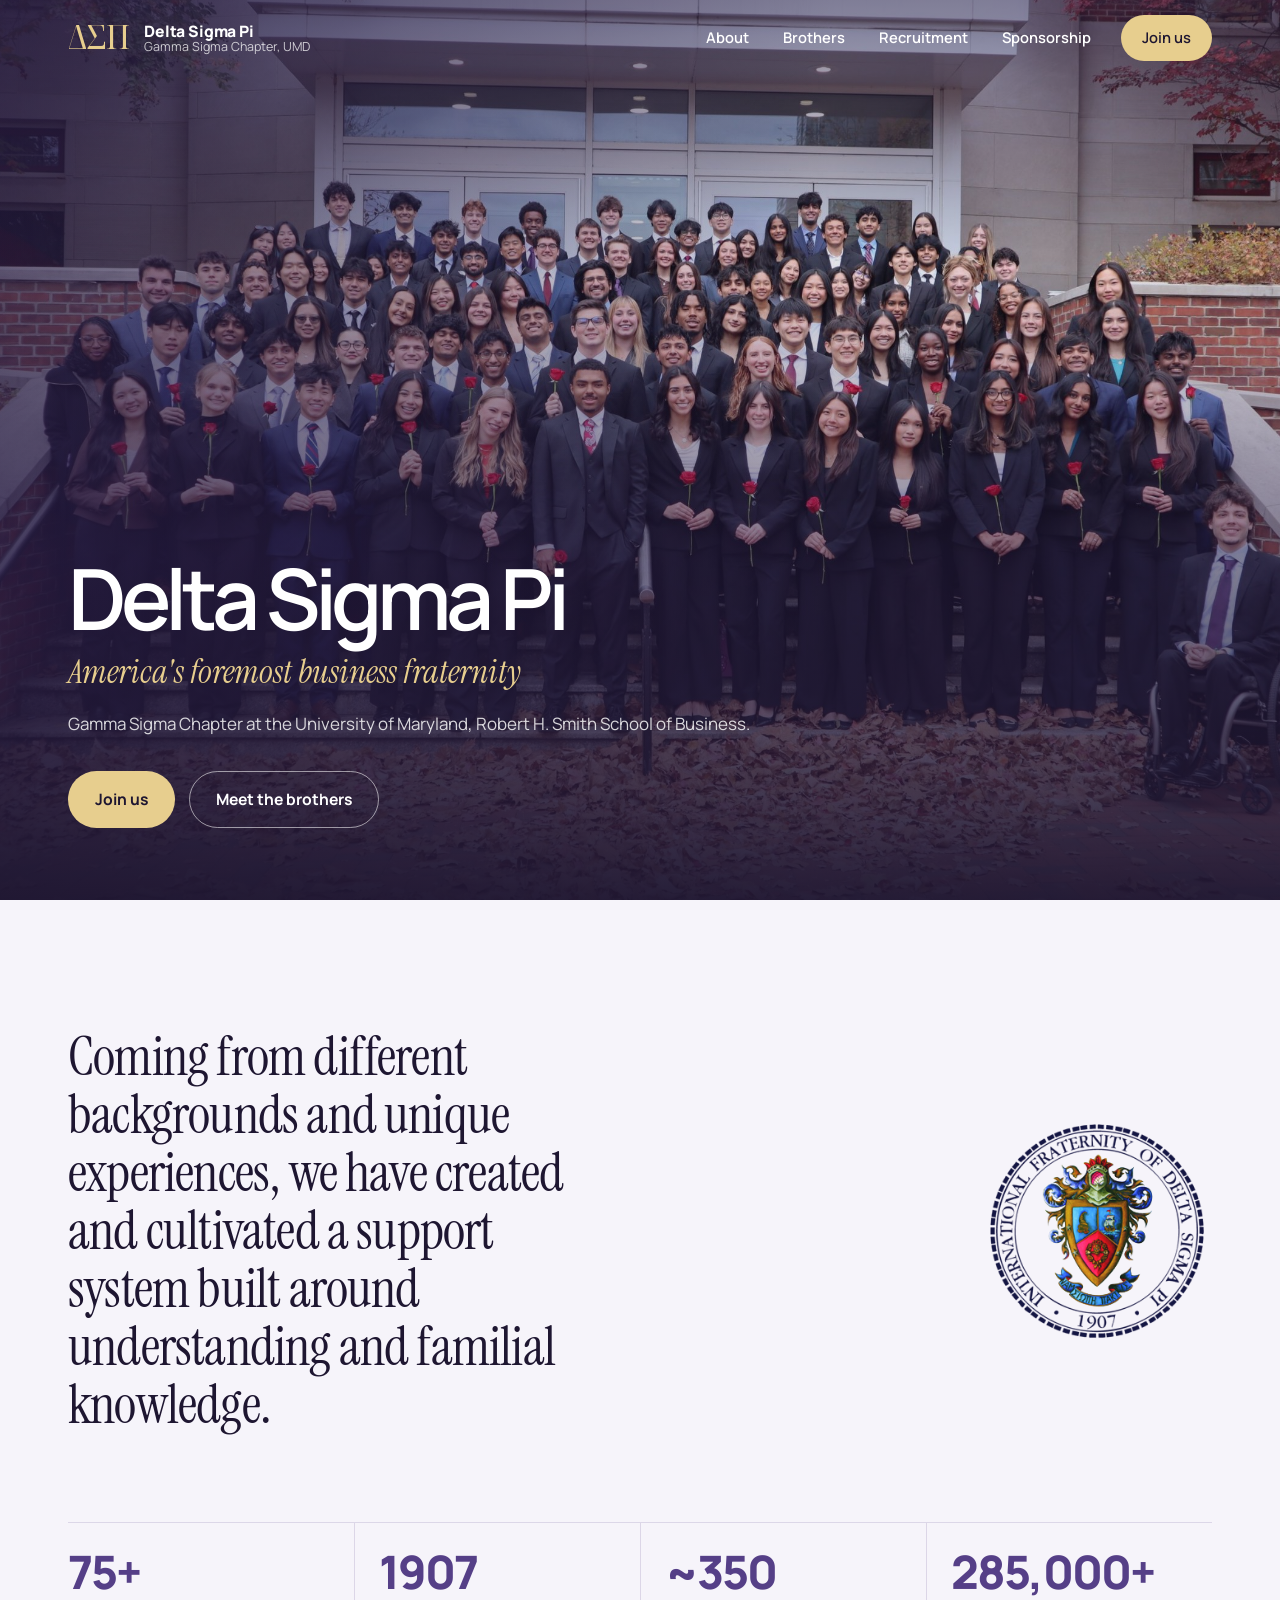
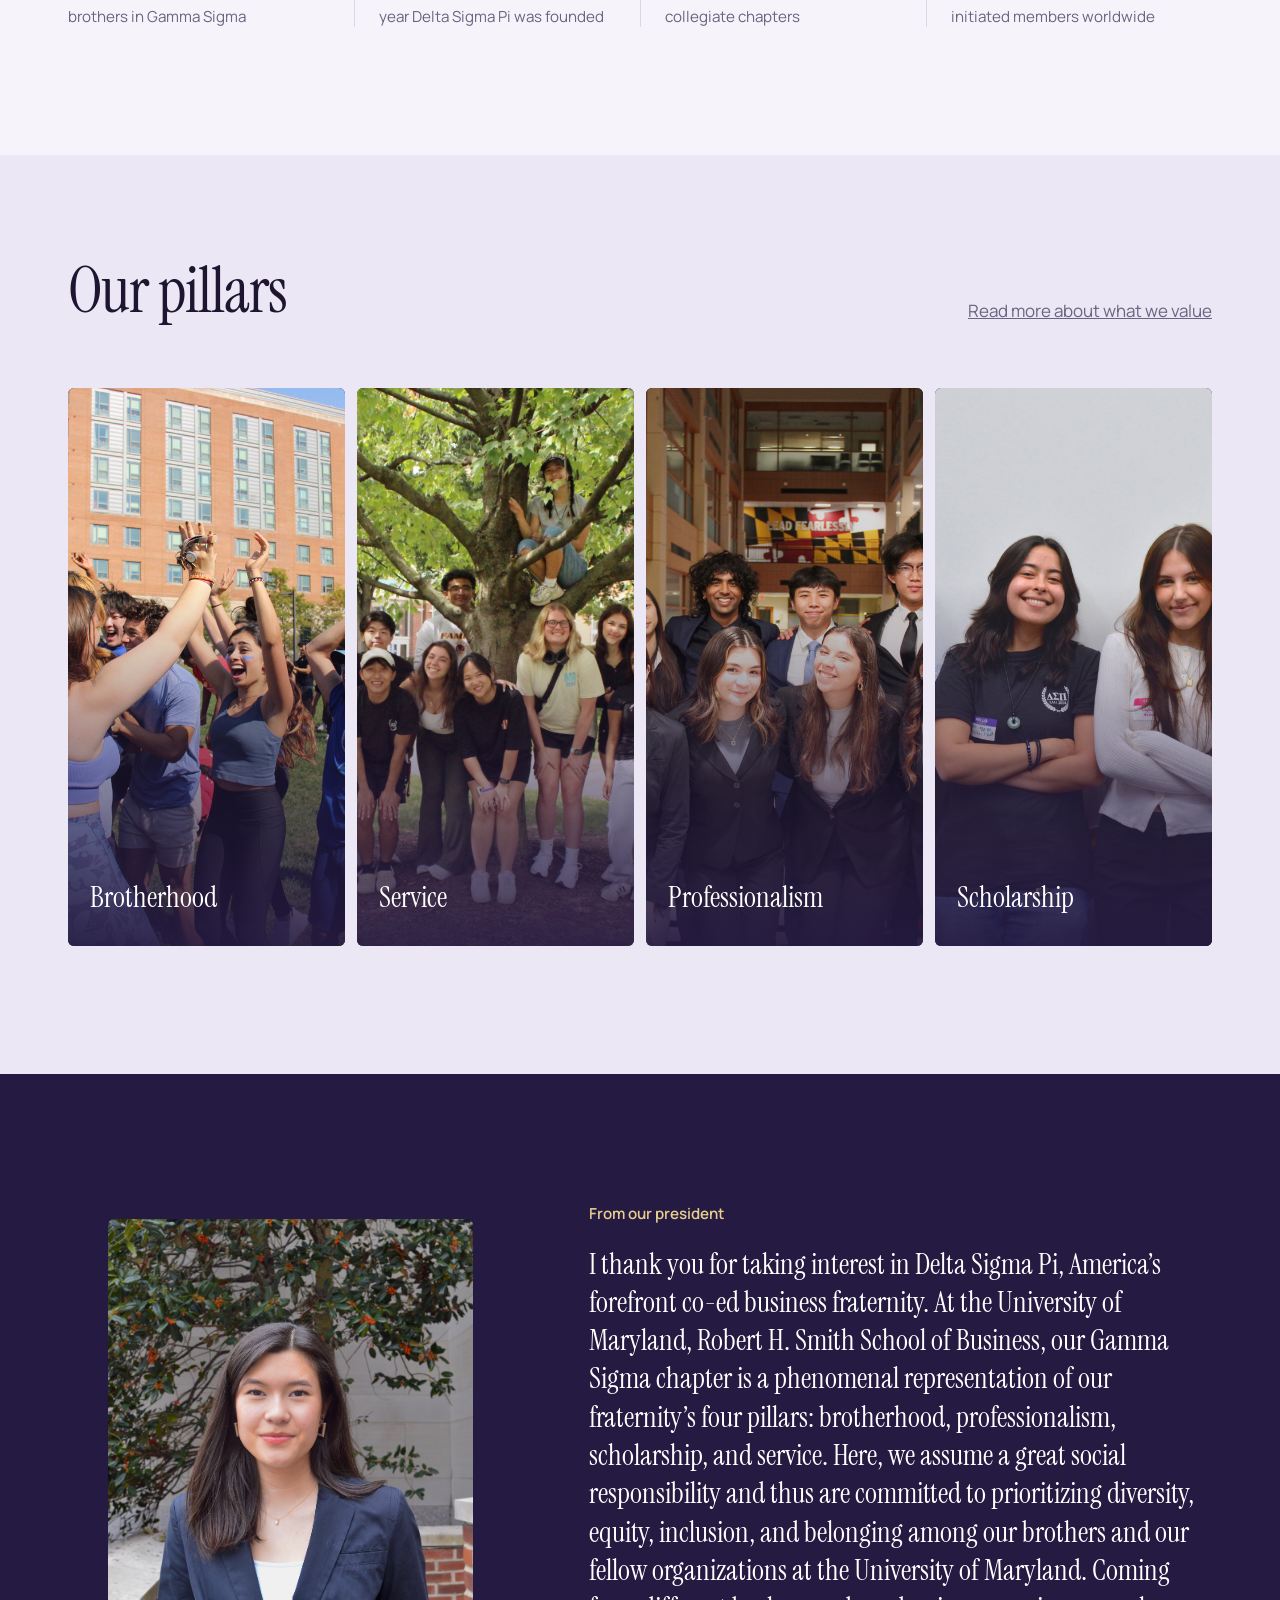
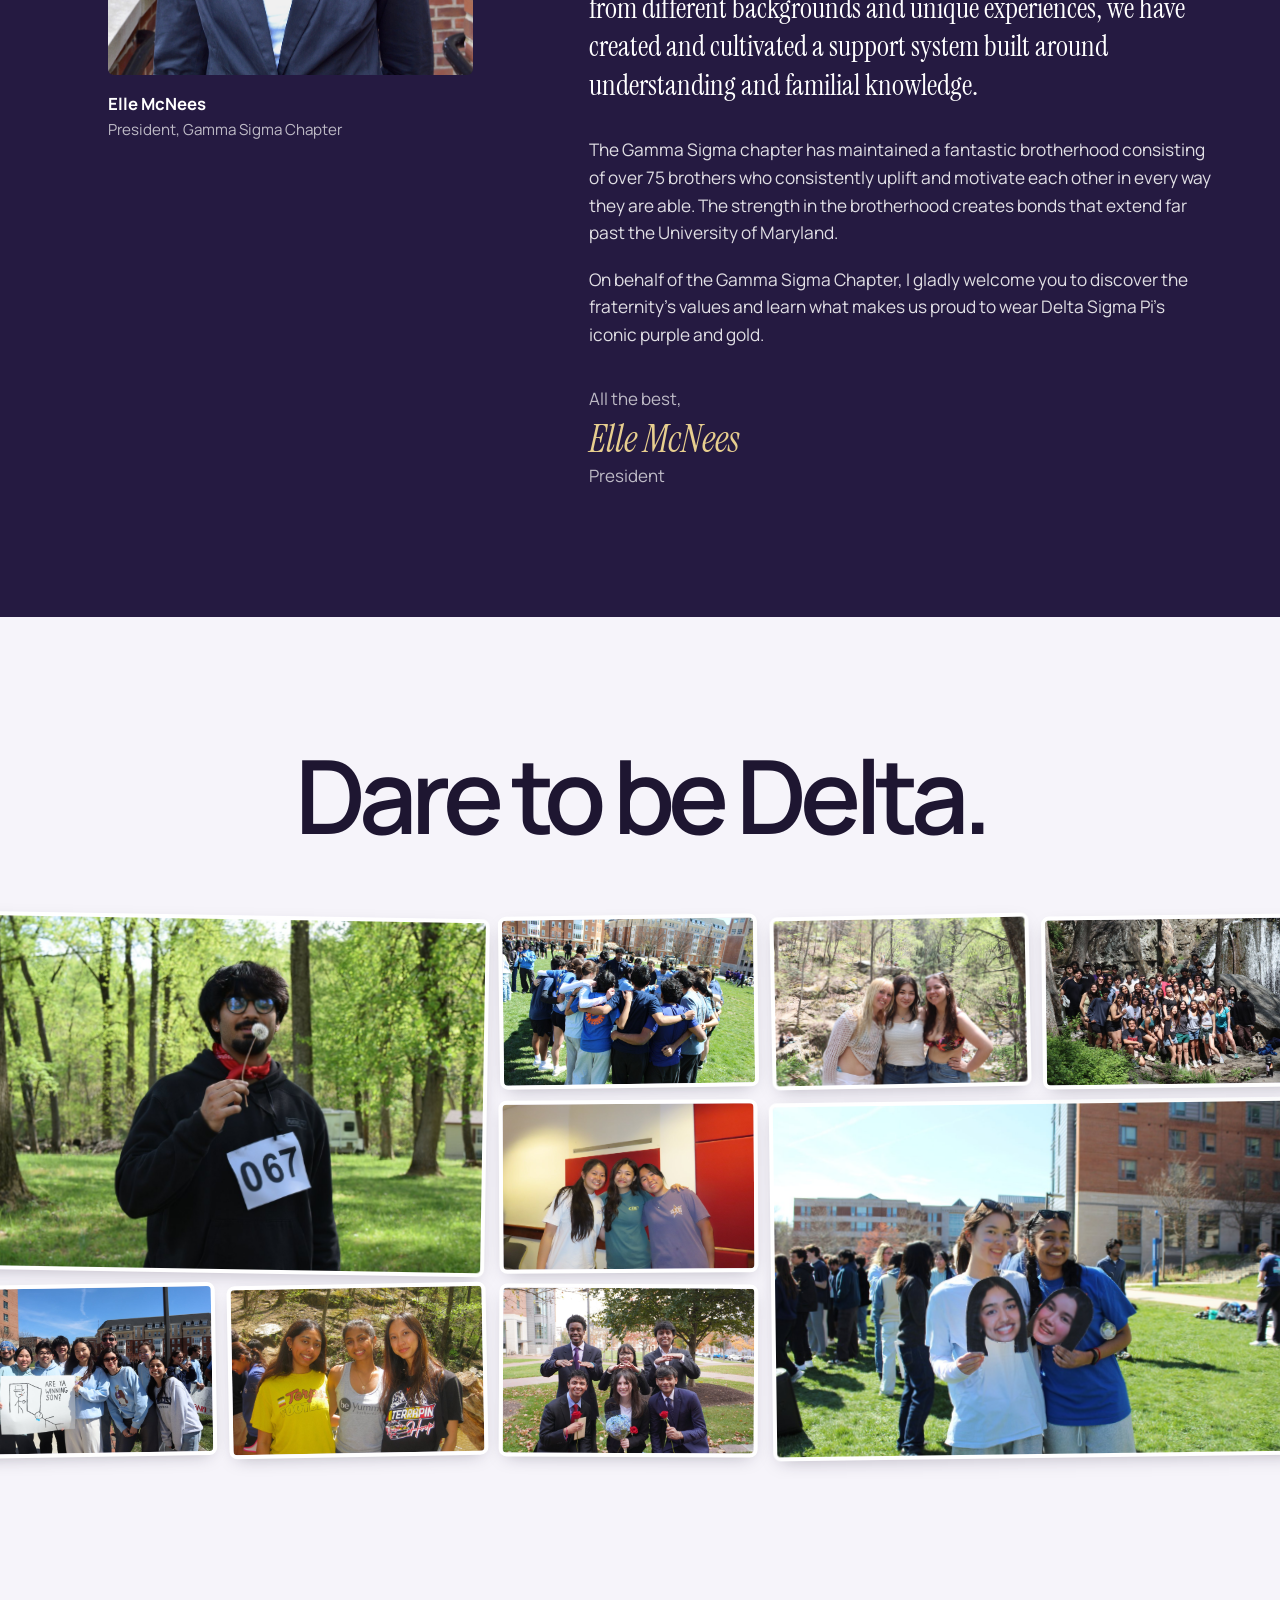
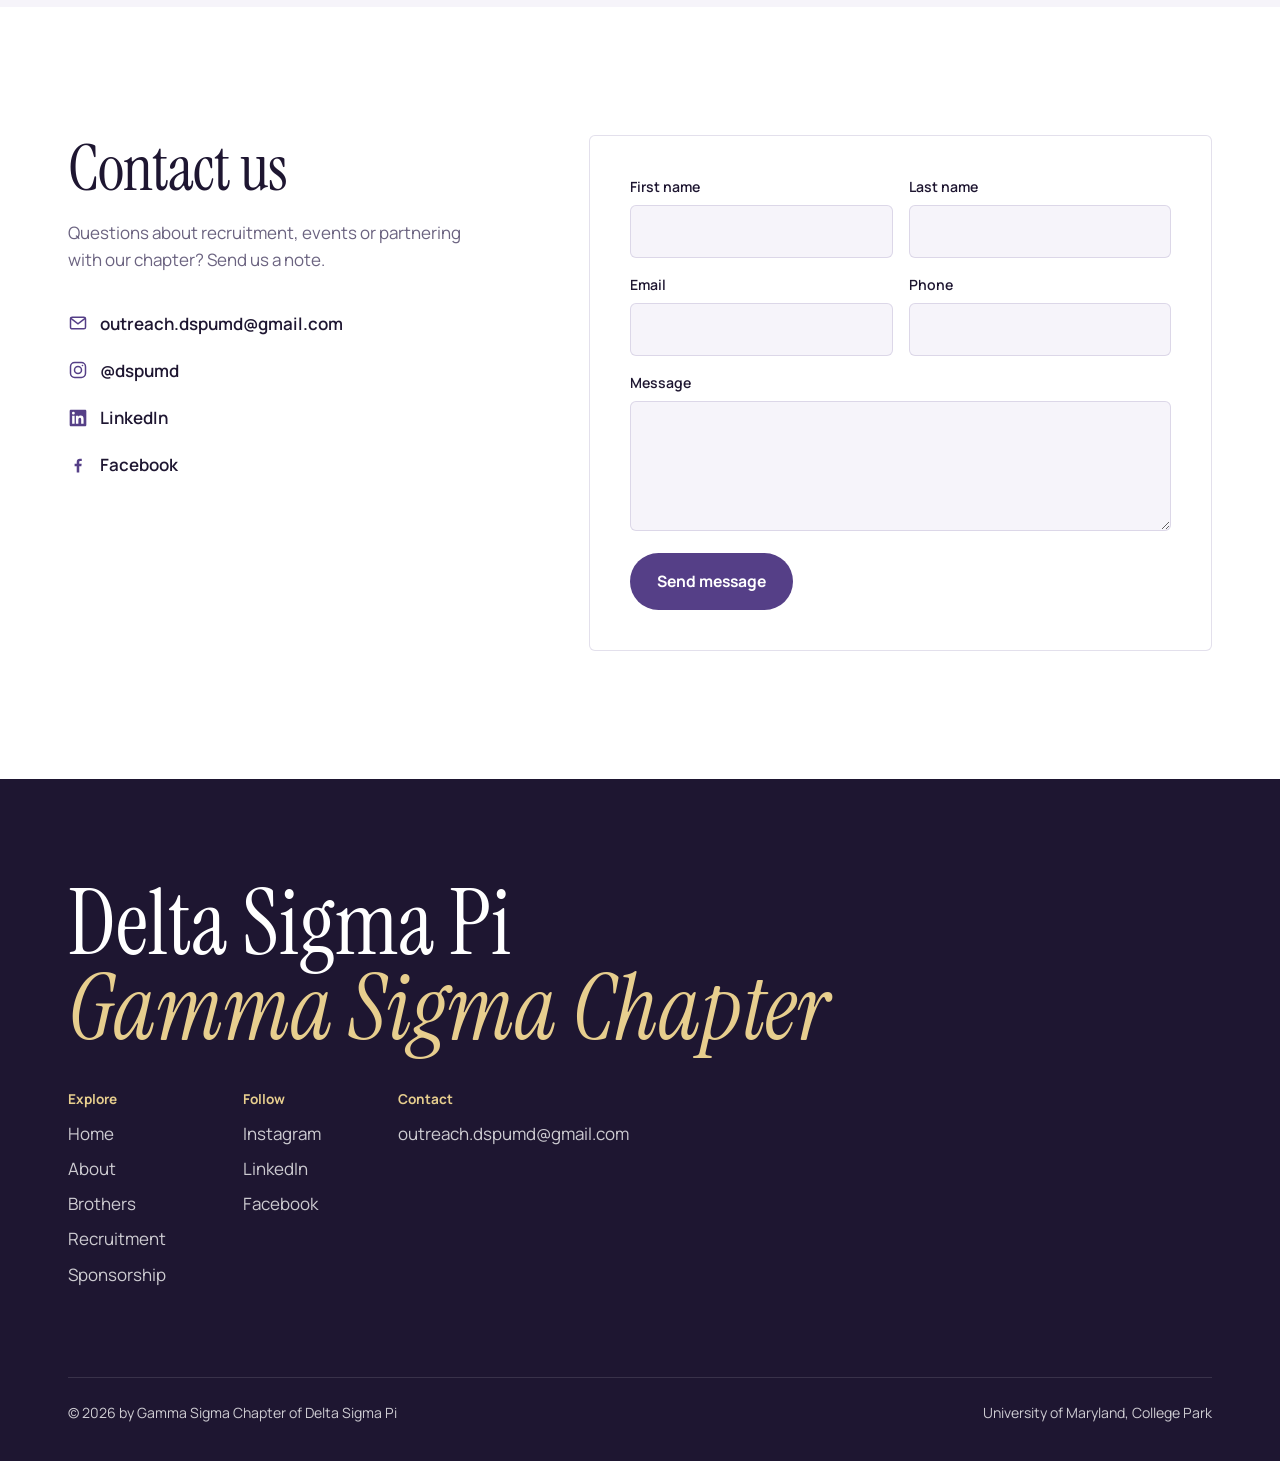
<file: index.html>
<!DOCTYPE html>
<html lang="en">
<head>
  <meta charset="utf-8">
  <meta name="viewport" content="width=device-width, initial-scale=1">
  <title>UMD Delta Sigma Pi | Gamma Sigma Chapter</title>
  <meta name="description" content="Delta Sigma Pi, Gamma Sigma Chapter at the University of Maryland. A co-ed professional business fraternity built on brotherhood, service, professionalism and scholarship.">
  <meta property="og:title" content="UMD Delta Sigma Pi | Gamma Sigma Chapter">
  <meta property="og:description" content="Delta Sigma Pi, Gamma Sigma Chapter at the University of Maryland. A co-ed professional business fraternity built on brotherhood, service, professionalism and scholarship.">
  <meta name="theme-color" content="#251A41">
  <link rel="icon" href="assets/favicon.svg" type="image/svg+xml">
  <link rel="preload" href="assets/fonts/manrope-latin-wght-normal.woff2" as="font" type="font/woff2" crossorigin>
  <link rel="stylesheet" href="assets/css/style.css">
</head>
<body class="has-hero" data-page="home">
  <a class="skip-link" href="#main">Skip to content</a>
  <header class="site-header"></header>
  <main id="main"></main>
  <footer class="site-footer"></footer>
  <noscript><p style="padding:120px 24px;text-align:center">This site needs JavaScript turned on.</p></noscript>
  <!-- Page content comes from the /content folder. See EDITING-GUIDE.md -->
  <script src="assets/js/site.js"></script>
</body>
</html>
</file>
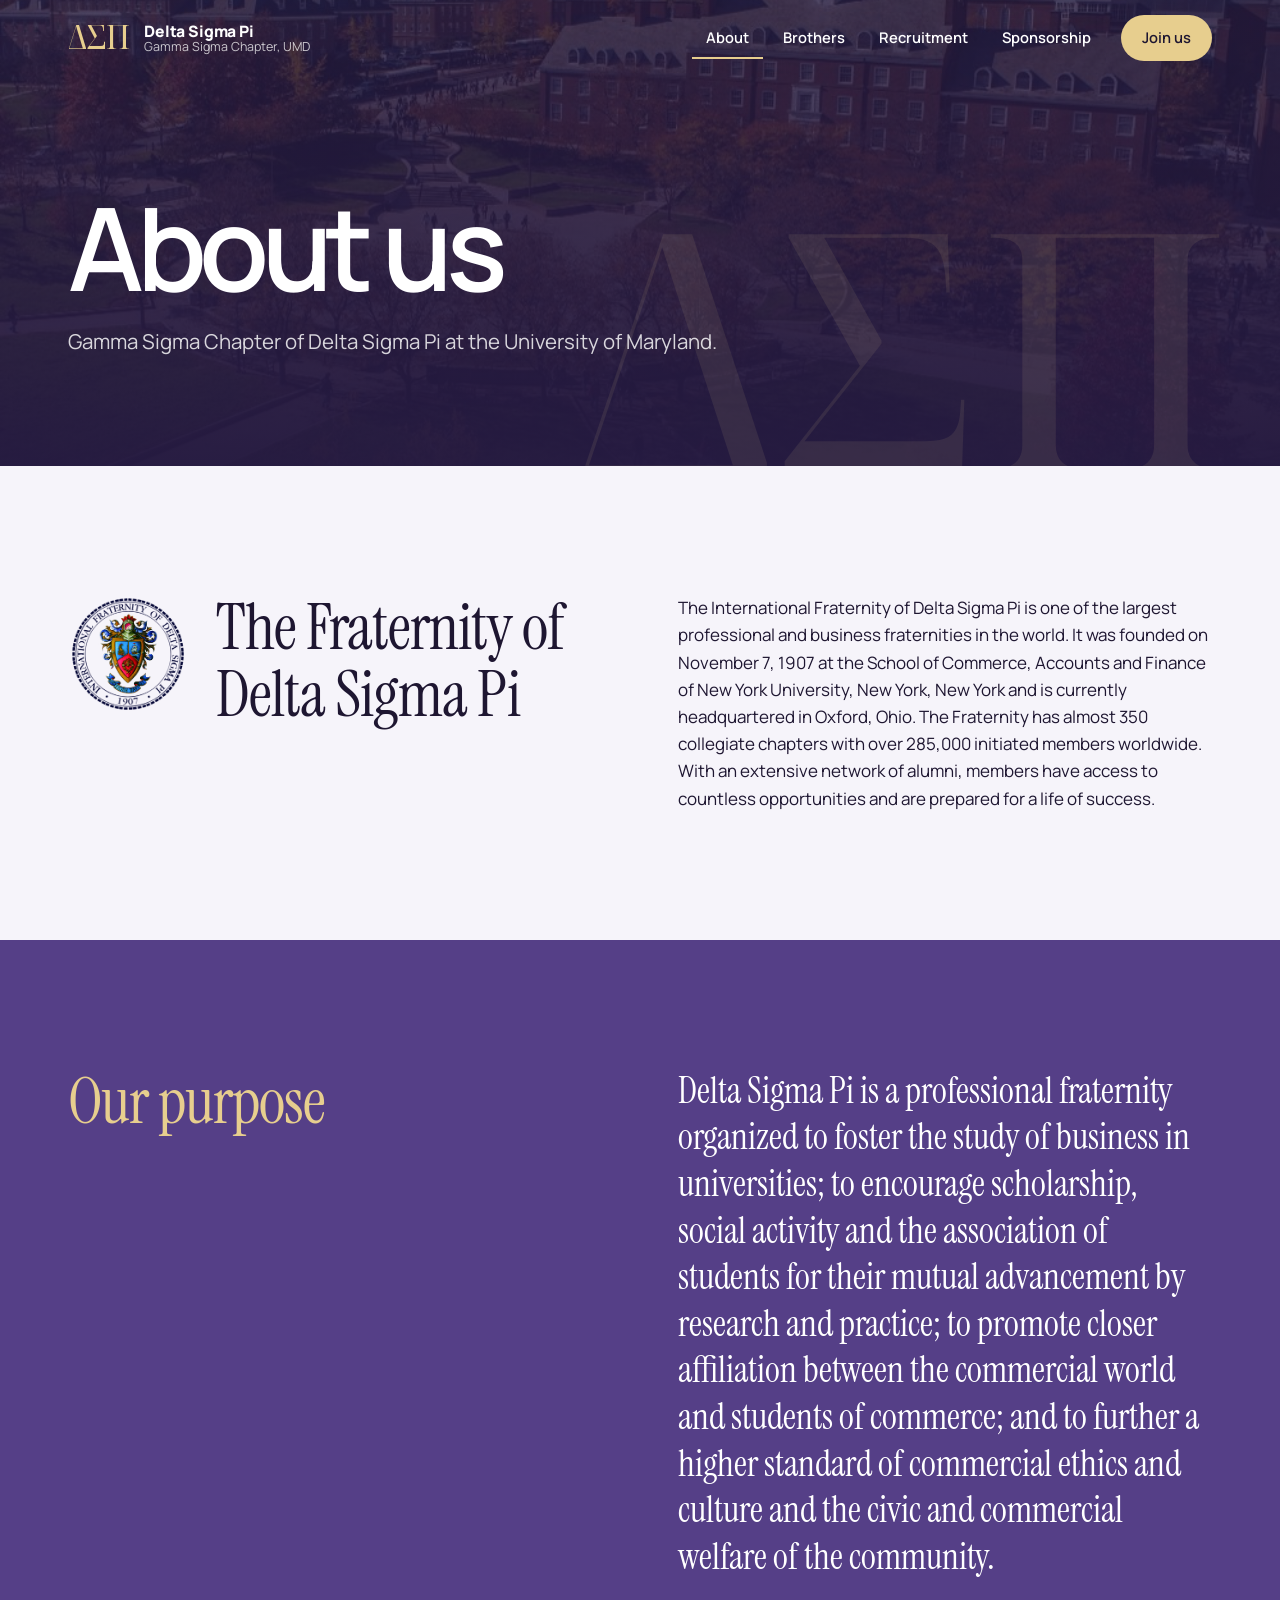
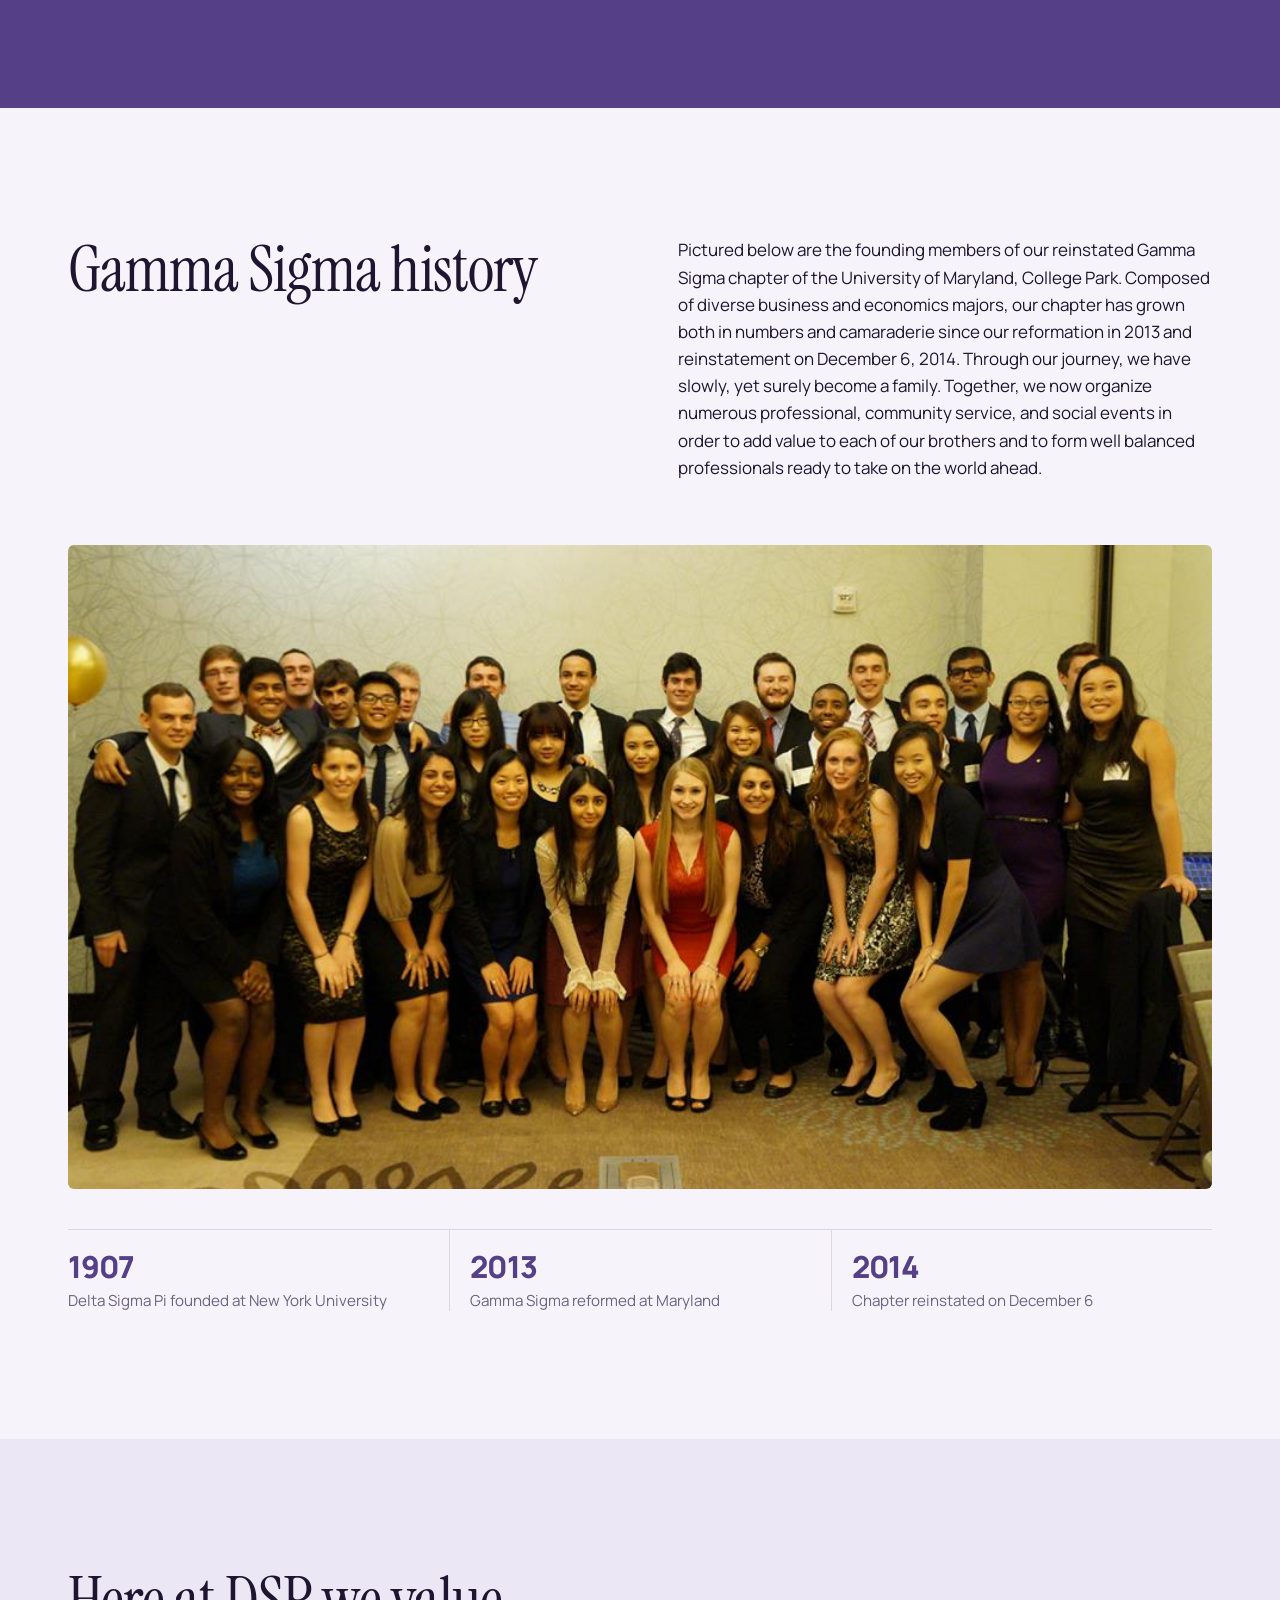
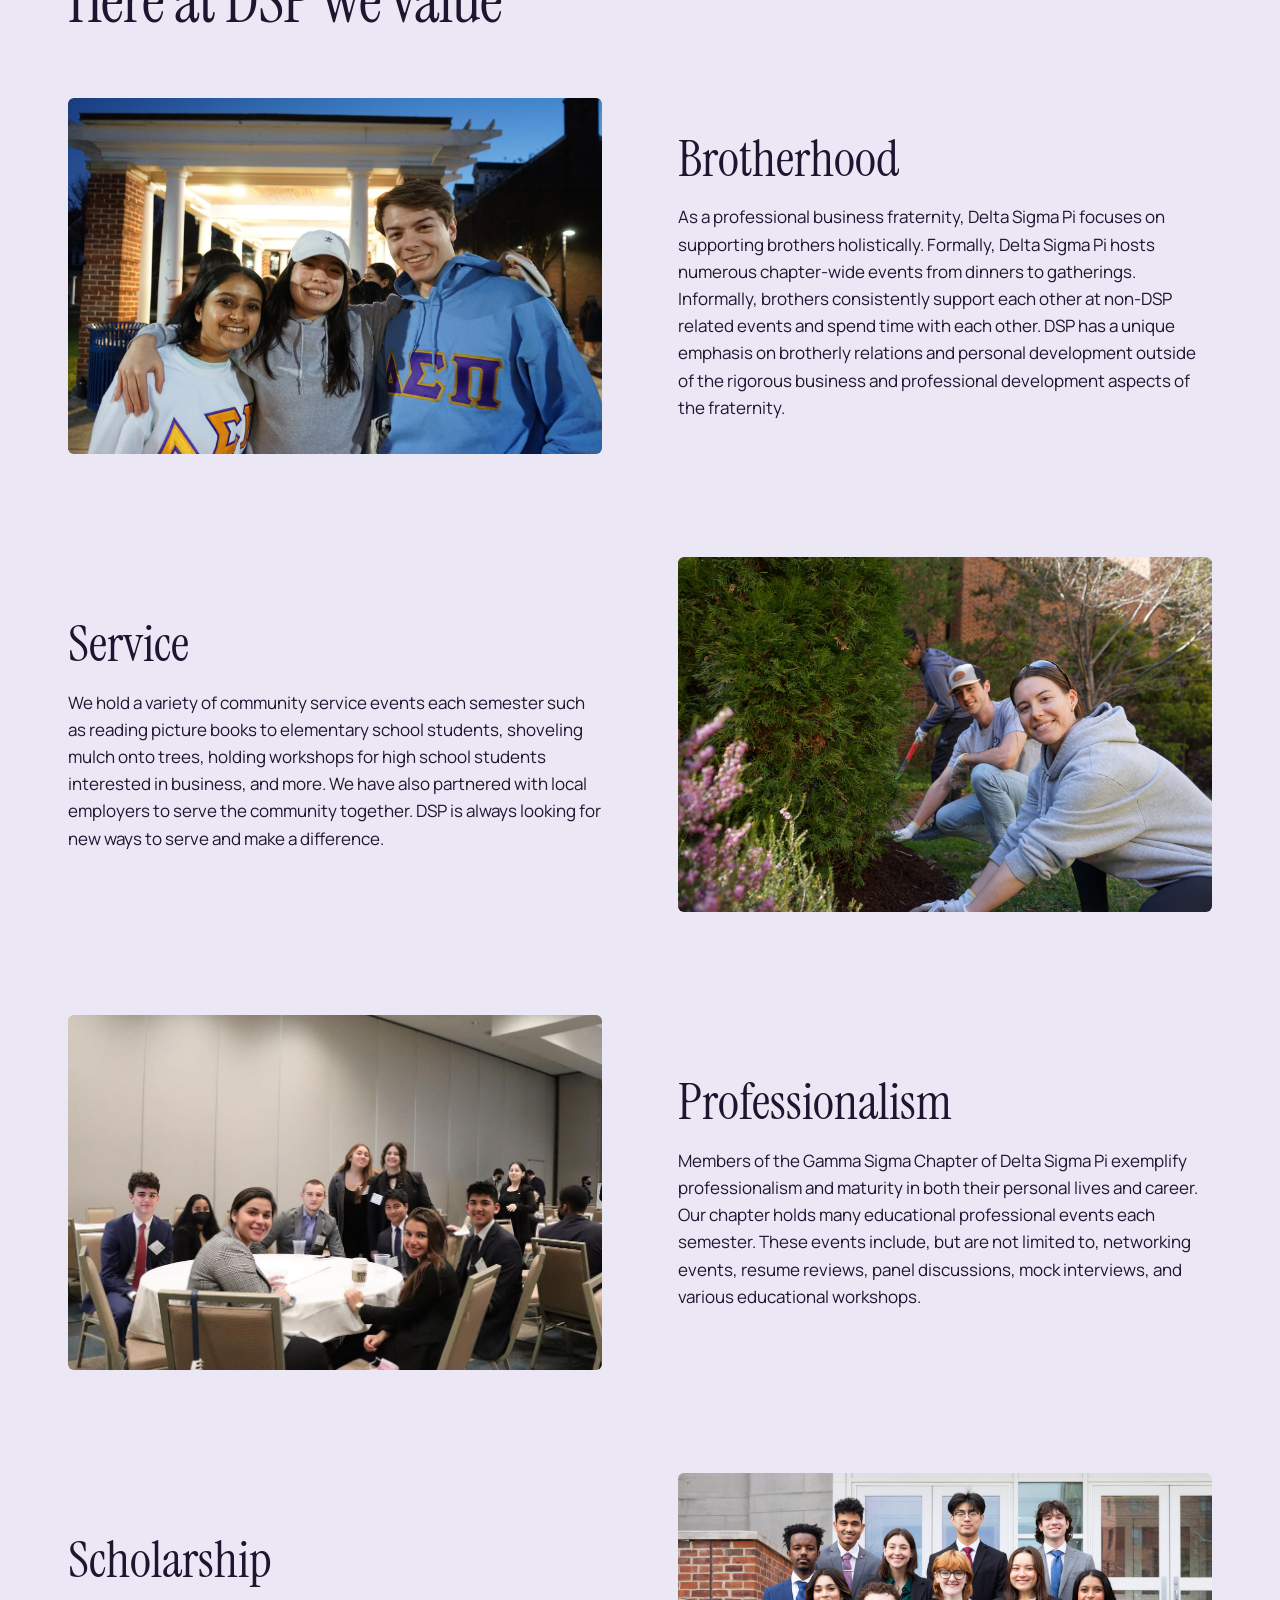
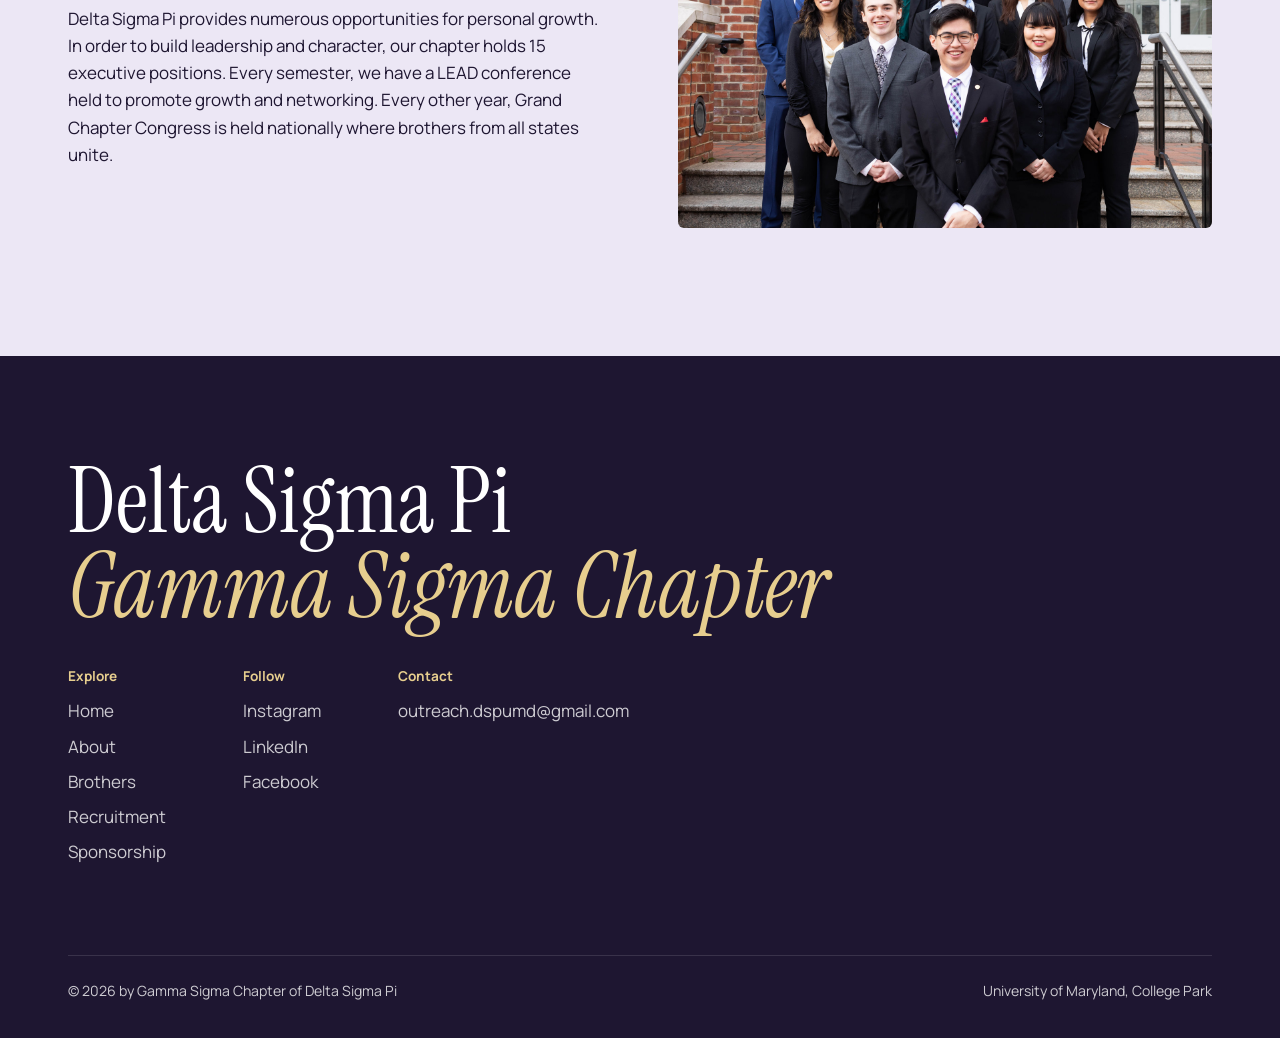
<file: about.html>
<!DOCTYPE html>
<html lang="en">
<head>
  <meta charset="utf-8">
  <meta name="viewport" content="width=device-width, initial-scale=1">
  <title>About | UMD Delta Sigma Pi</title>
  <meta name="description" content="The history, purpose and values of Delta Sigma Pi and the Gamma Sigma Chapter at the University of Maryland.">
  <meta property="og:title" content="About | UMD Delta Sigma Pi">
  <meta property="og:description" content="The history, purpose and values of Delta Sigma Pi and the Gamma Sigma Chapter at the University of Maryland.">
  <meta name="theme-color" content="#251A41">
  <link rel="icon" href="assets/favicon.svg" type="image/svg+xml">
  <link rel="preload" href="assets/fonts/manrope-latin-wght-normal.woff2" as="font" type="font/woff2" crossorigin>
  <link rel="stylesheet" href="assets/css/style.css">
</head>
<body class="has-hero" data-page="about">
  <a class="skip-link" href="#main">Skip to content</a>
  <header class="site-header"></header>
  <main id="main"></main>
  <footer class="site-footer"></footer>
  <noscript><p style="padding:120px 24px;text-align:center">This site needs JavaScript turned on.</p></noscript>
  <!-- Page content comes from the /content folder. See EDITING-GUIDE.md -->
  <script src="assets/js/site.js"></script>
</body>
</html>
</file>
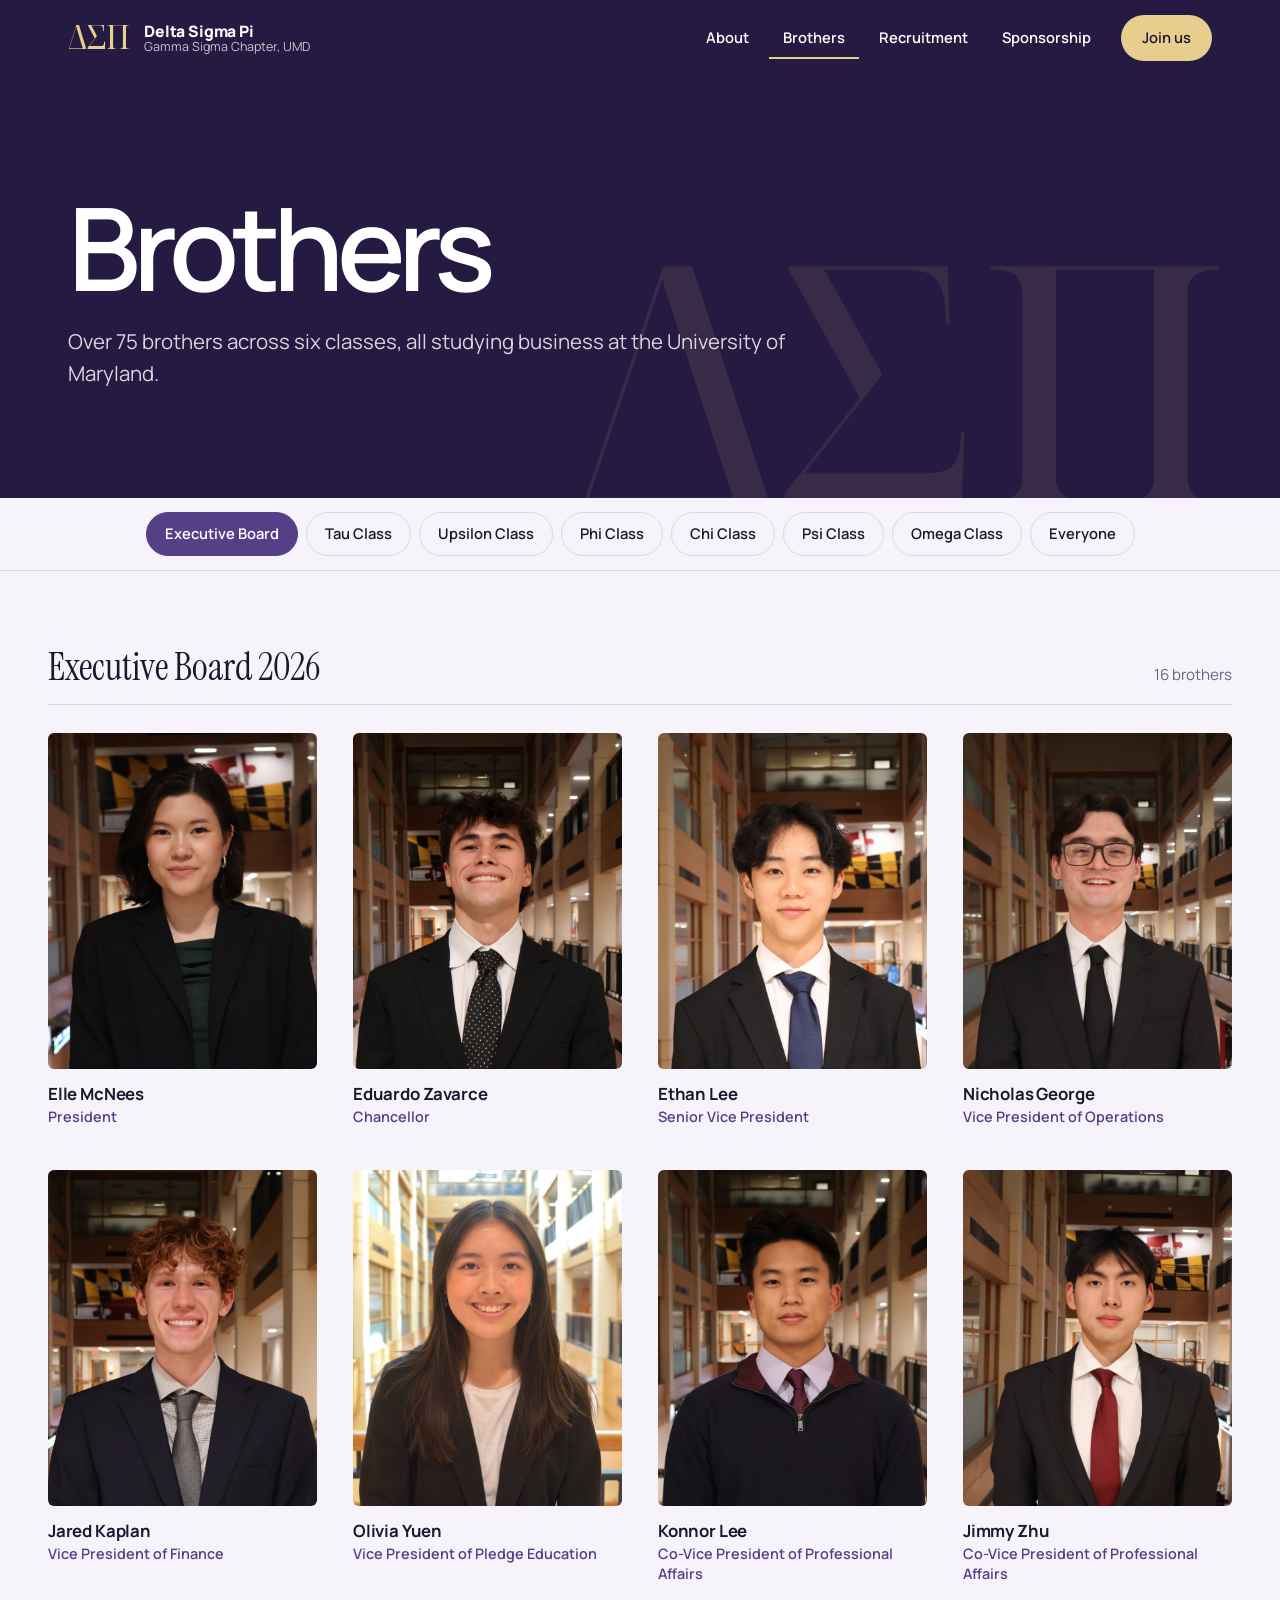
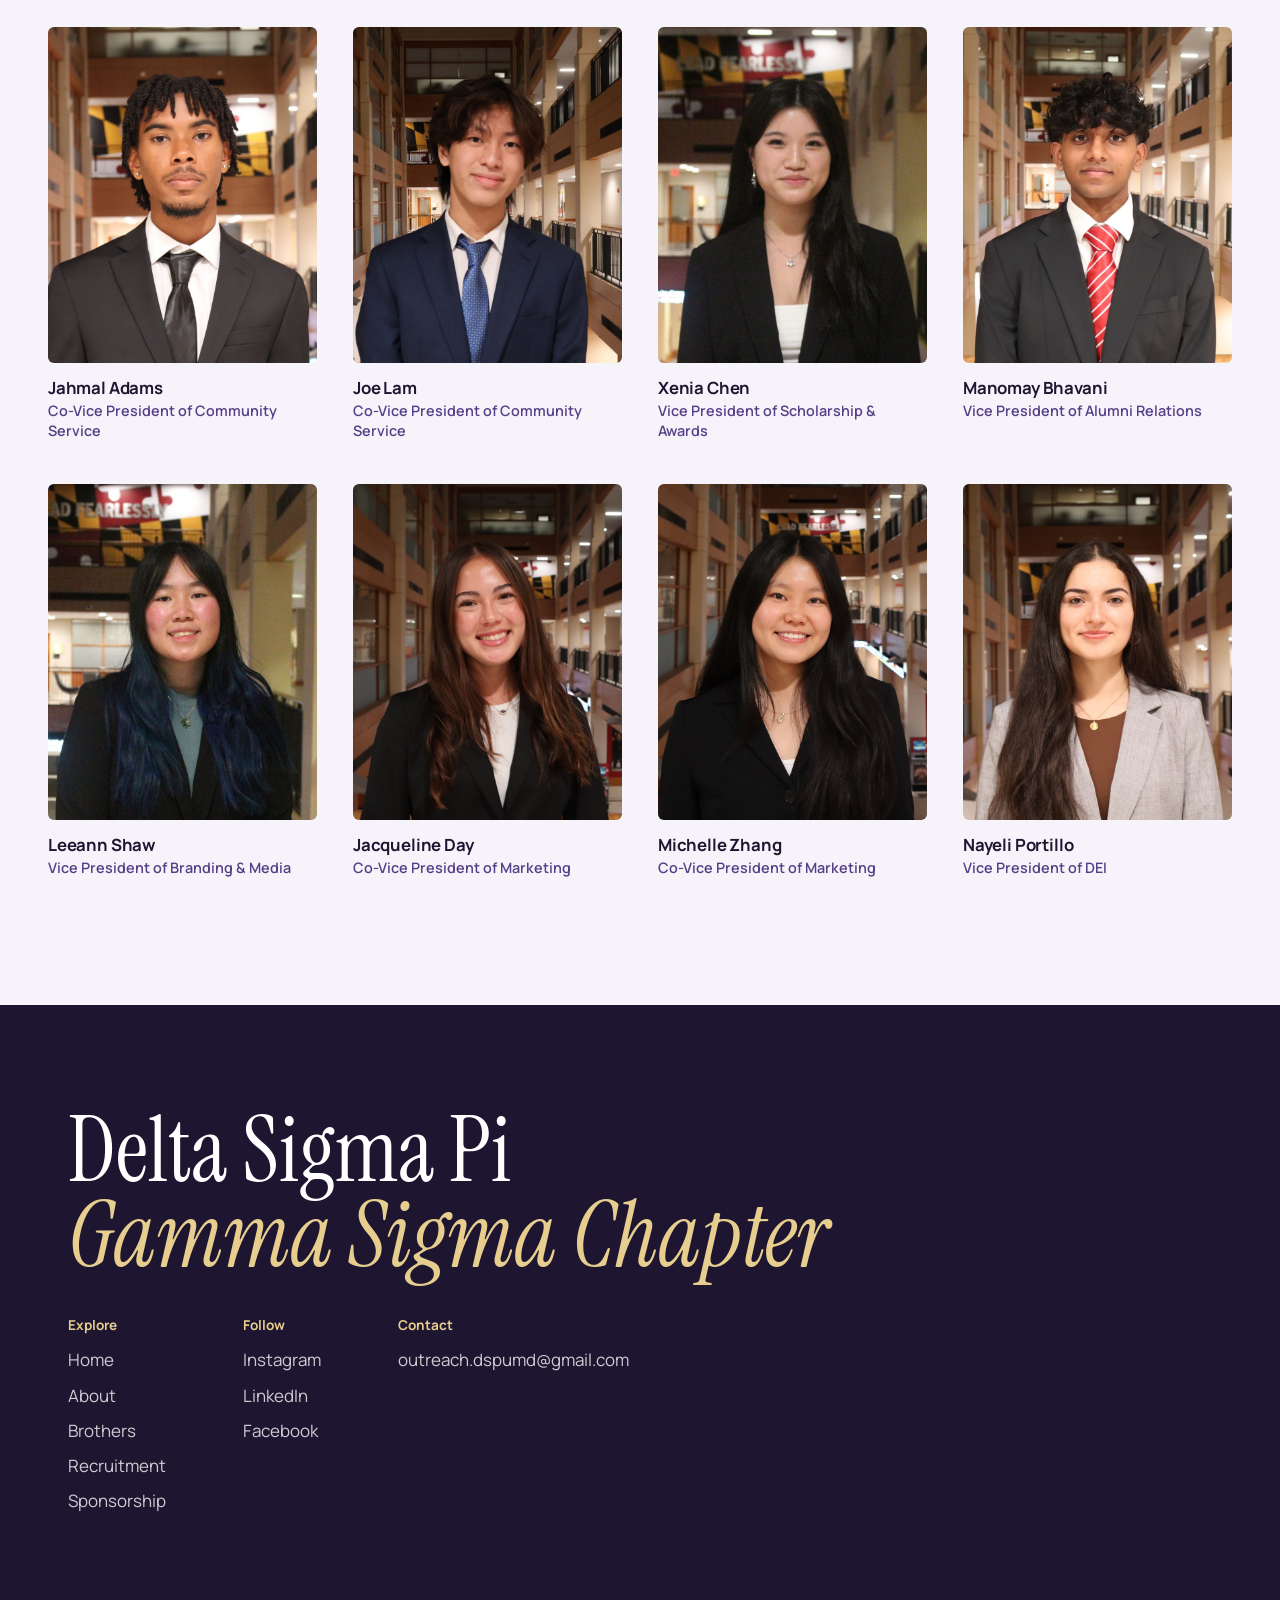
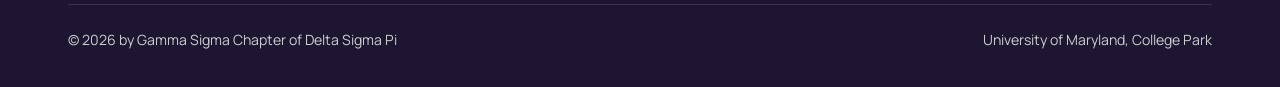
<file: brothers.html>
<!DOCTYPE html>
<html lang="en">
<head>
  <meta charset="utf-8">
  <meta name="viewport" content="width=device-width, initial-scale=1">
  <title>Brothers | UMD Delta Sigma Pi</title>
  <meta name="description" content="Meet the executive board and brothers of the Gamma Sigma Chapter of Delta Sigma Pi.">
  <meta property="og:title" content="Brothers | UMD Delta Sigma Pi">
  <meta property="og:description" content="Meet the executive board and brothers of the Gamma Sigma Chapter of Delta Sigma Pi.">
  <meta name="theme-color" content="#251A41">
  <link rel="icon" href="assets/favicon.svg" type="image/svg+xml">
  <link rel="preload" href="assets/fonts/manrope-latin-wght-normal.woff2" as="font" type="font/woff2" crossorigin>
  <link rel="stylesheet" href="assets/css/style.css">
</head>
<body class="has-hero" data-page="brothers">
  <a class="skip-link" href="#main">Skip to content</a>
  <header class="site-header"></header>
  <main id="main"></main>
  <footer class="site-footer"></footer>
  <noscript><p style="padding:120px 24px;text-align:center">This site needs JavaScript turned on.</p></noscript>
  <!-- Page content comes from the /content folder. See EDITING-GUIDE.md -->
  <script src="assets/js/site.js"></script>
</body>
</html>
</file>
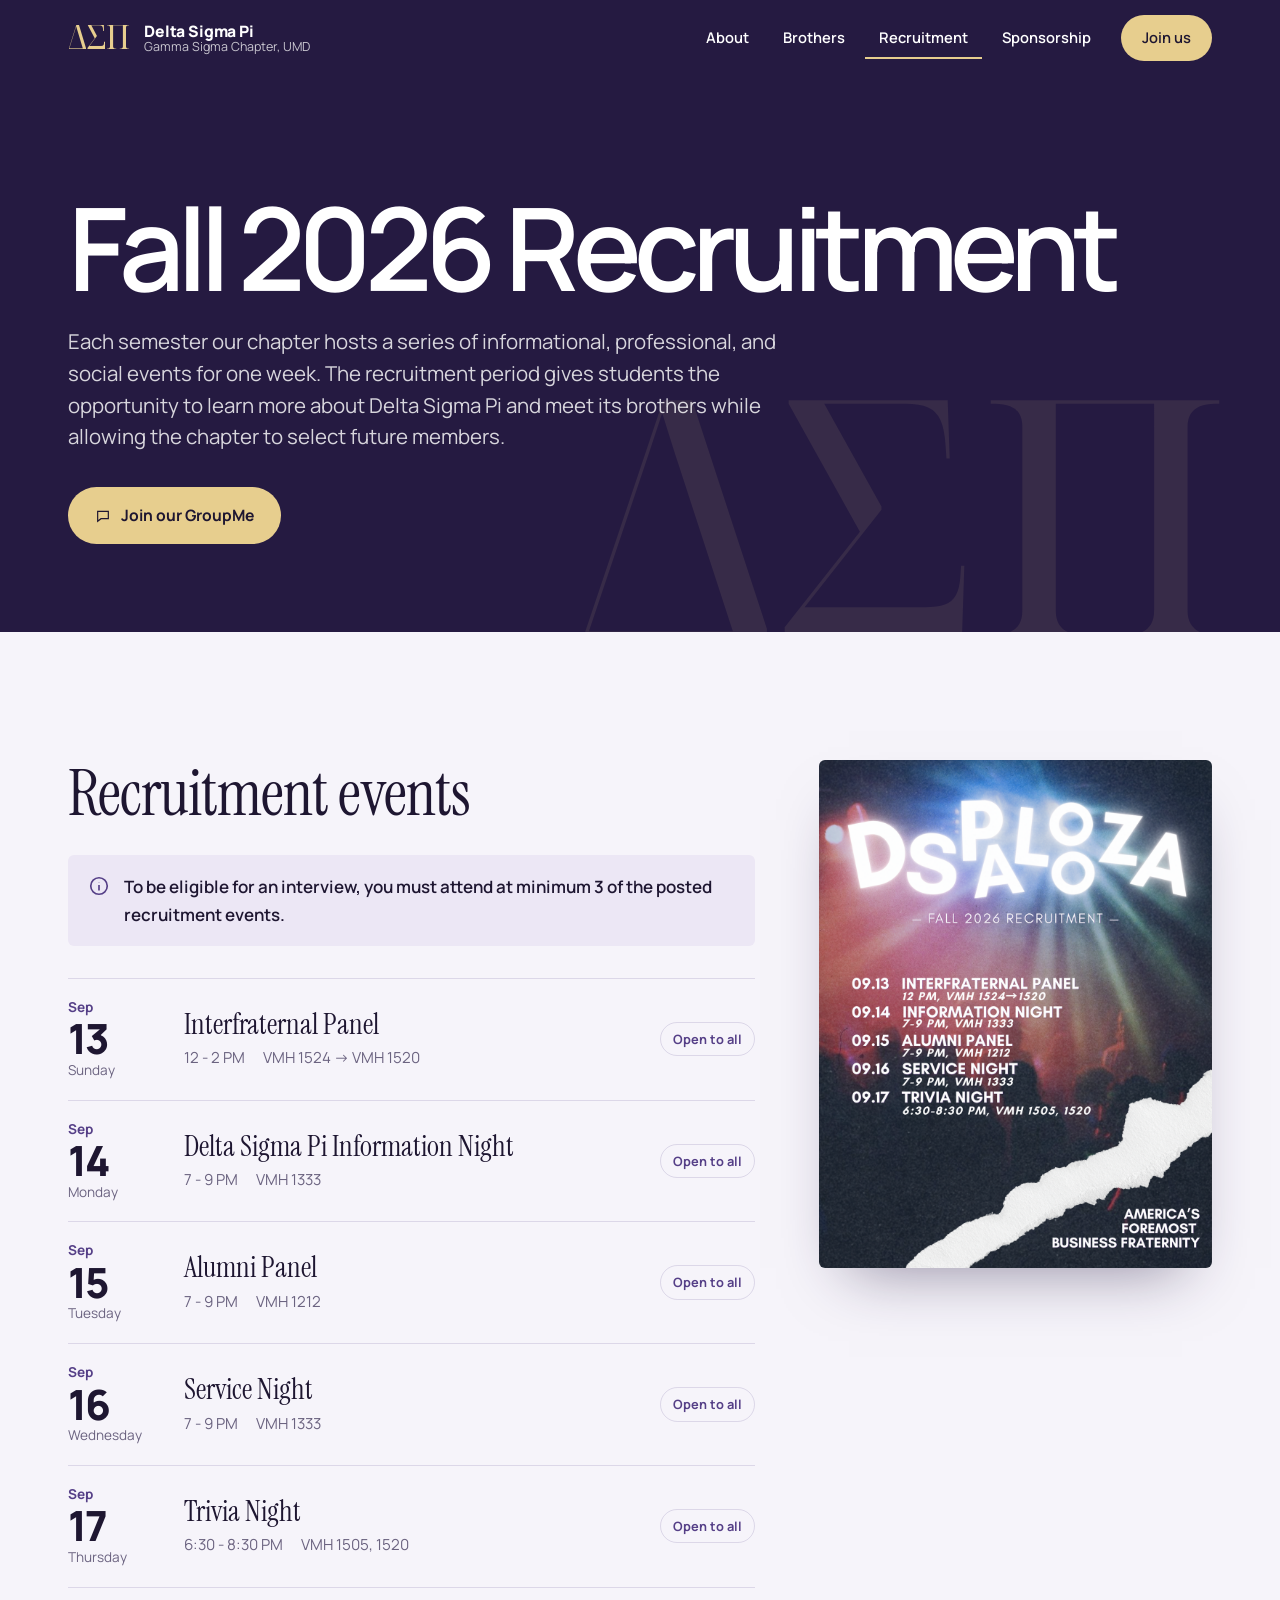
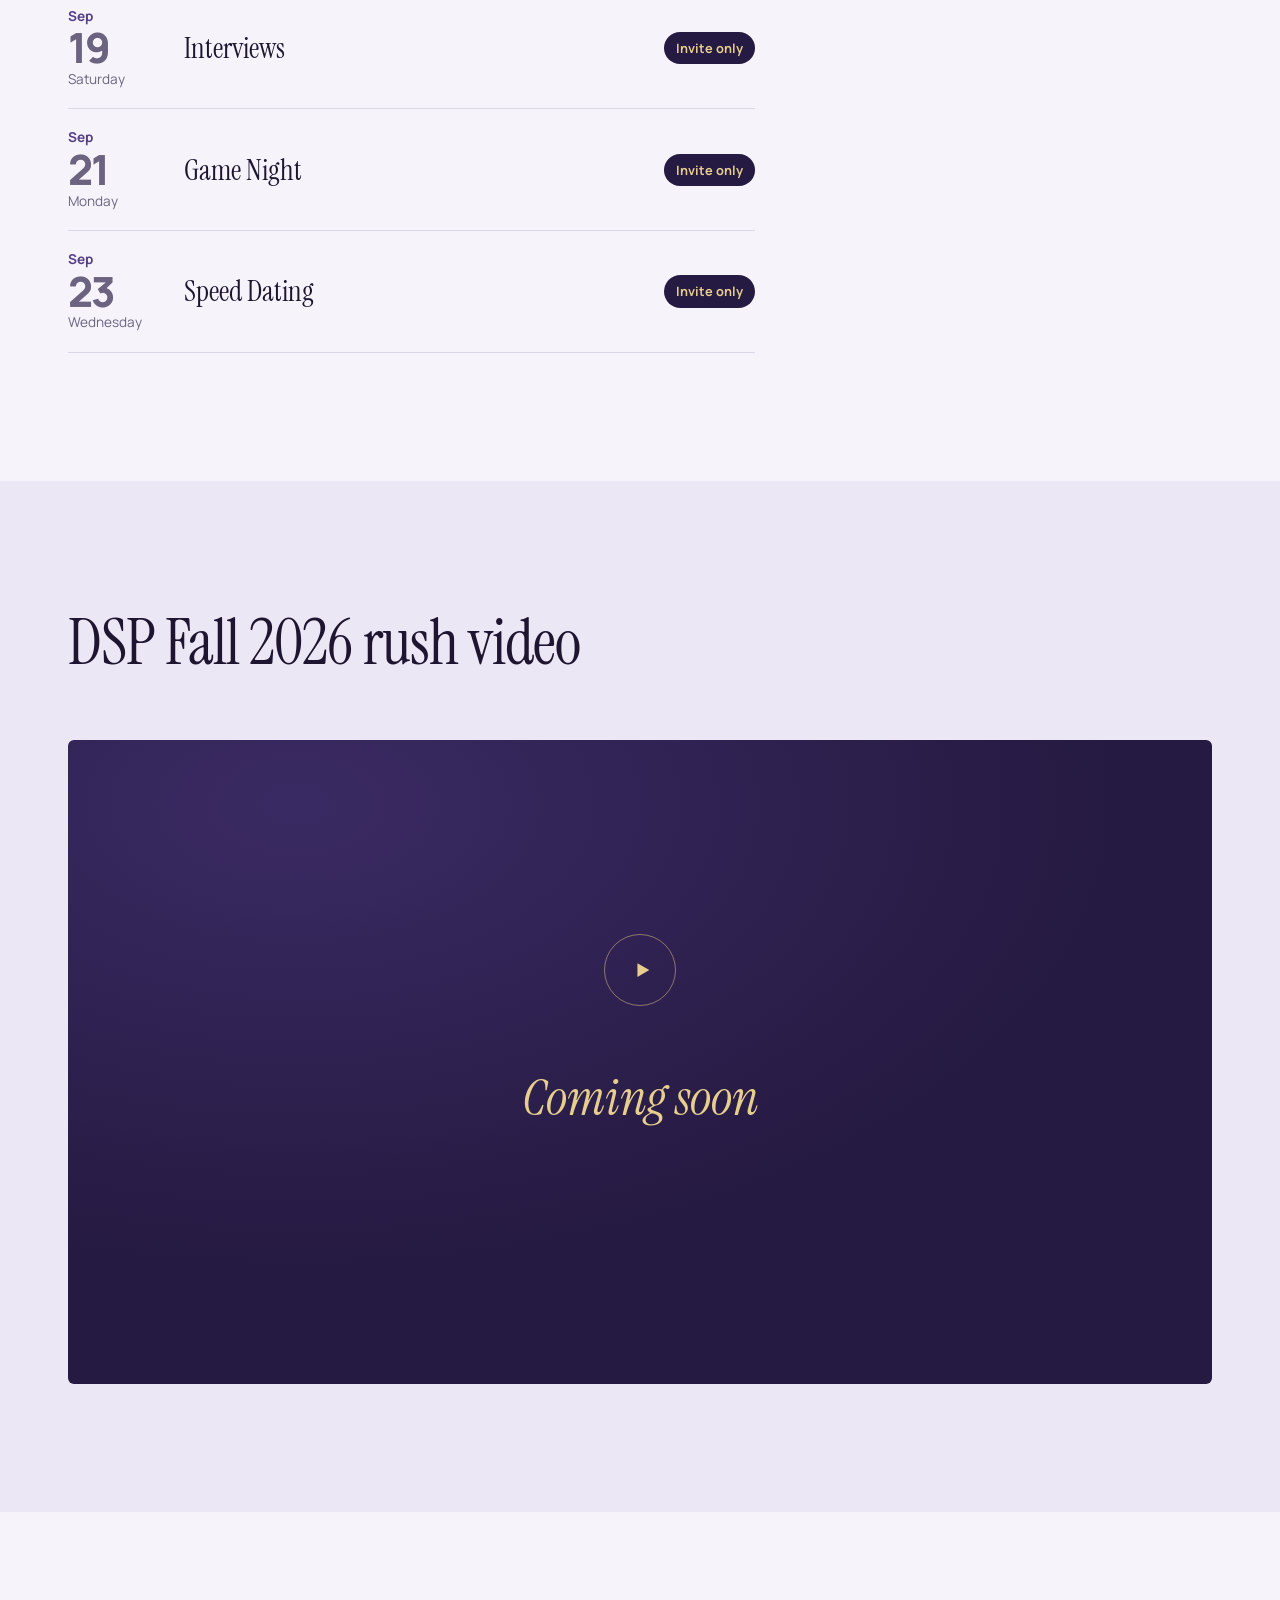
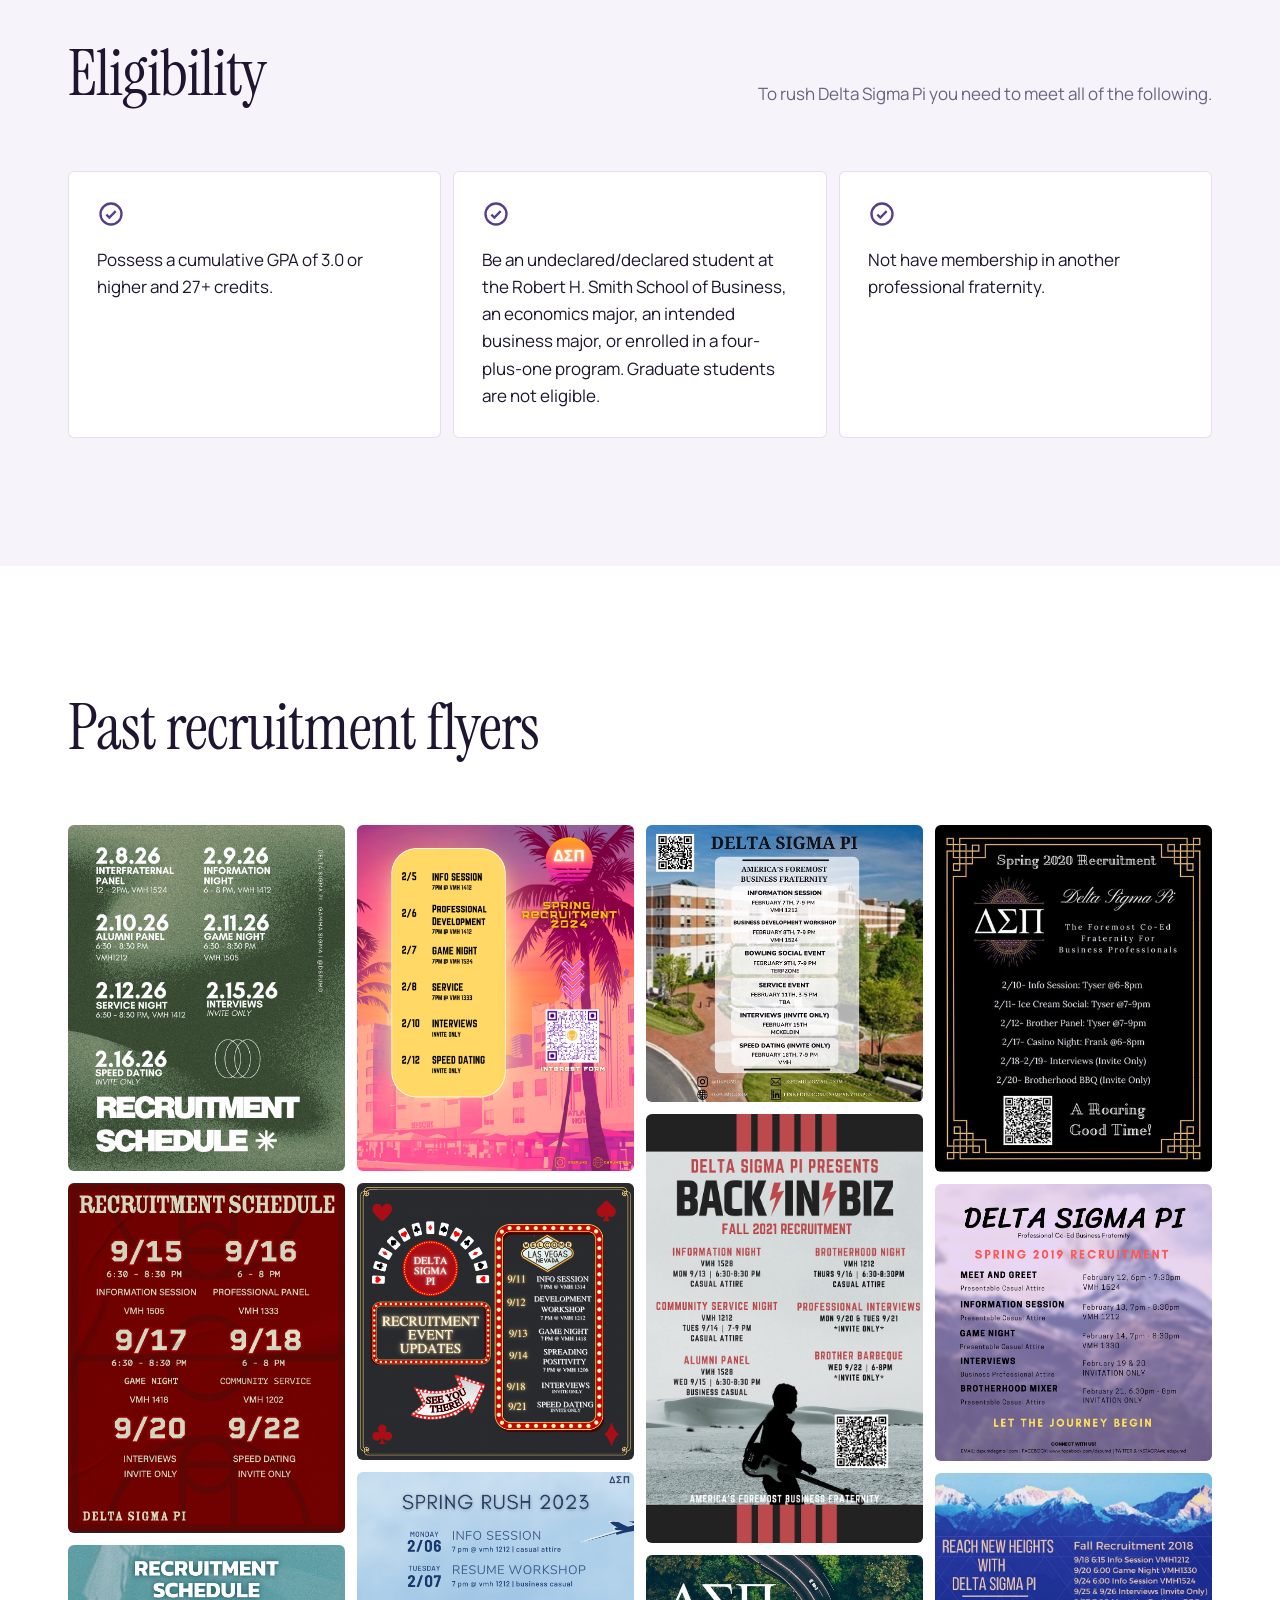
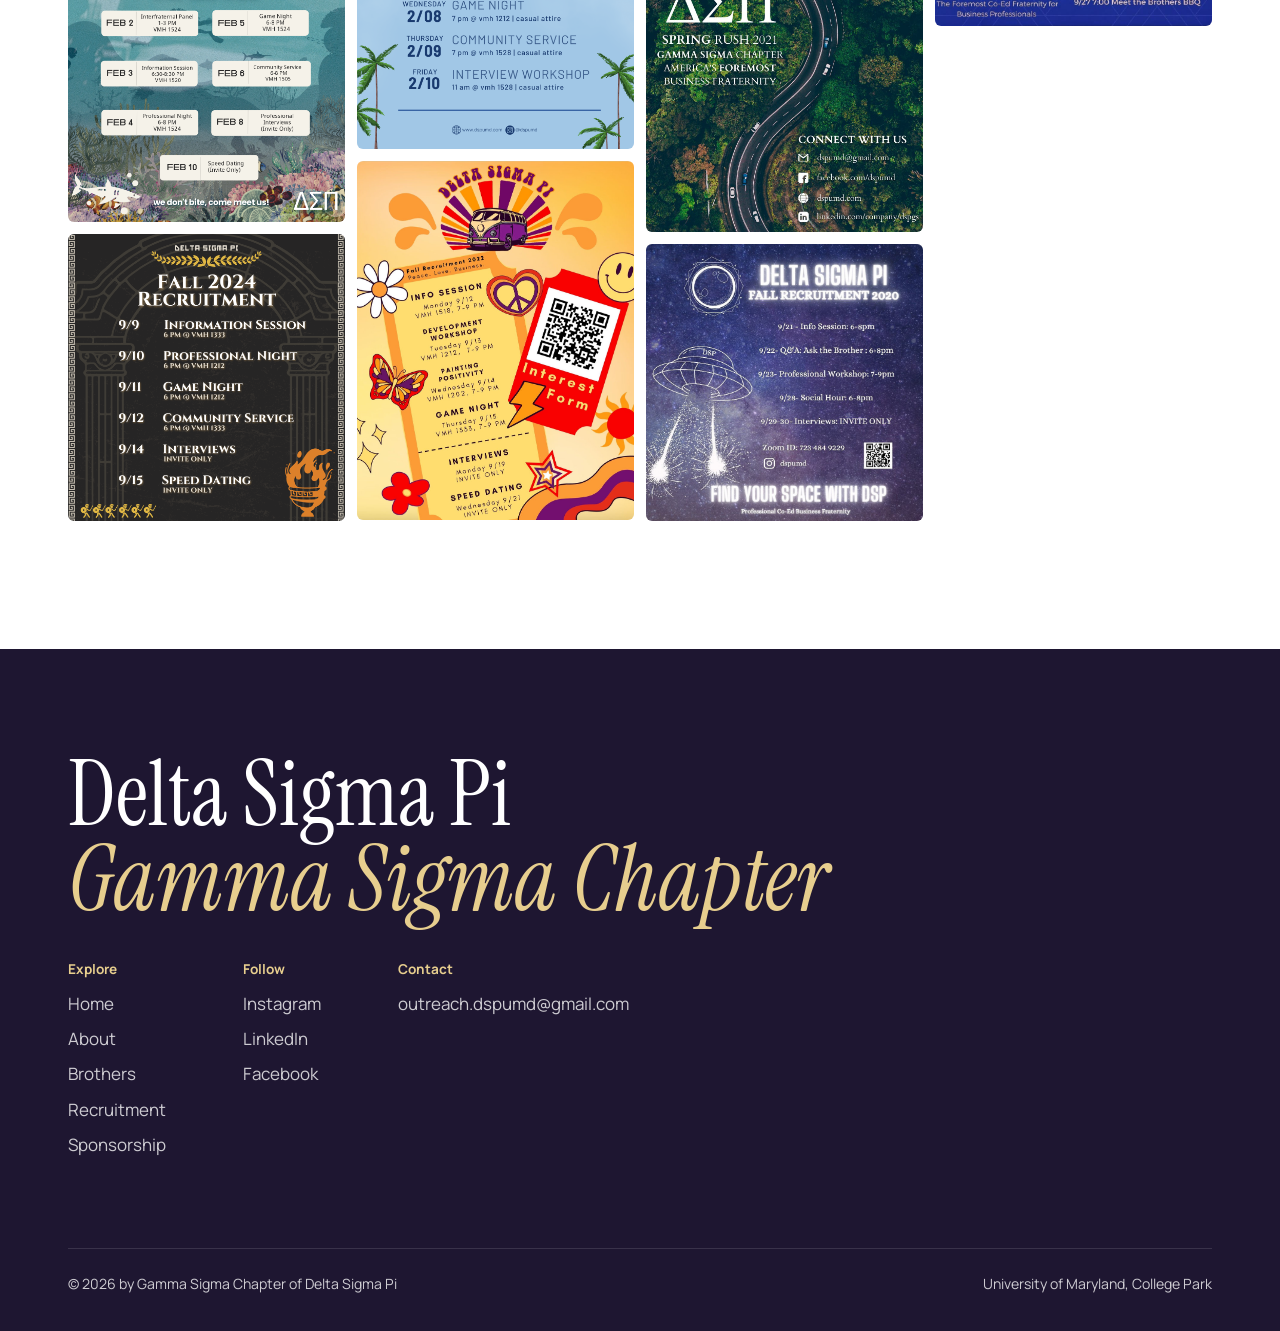
<file: recruitment.html>
<!DOCTYPE html>
<html lang="en">
<head>
  <meta charset="utf-8">
  <meta name="viewport" content="width=device-width, initial-scale=1">
  <title>Recruitment | UMD Delta Sigma Pi</title>
  <meta name="description" content="Recruitment events, eligibility and how to rush Delta Sigma Pi at the University of Maryland.">
  <meta property="og:title" content="Recruitment | UMD Delta Sigma Pi">
  <meta property="og:description" content="Recruitment events, eligibility and how to rush Delta Sigma Pi at the University of Maryland.">
  <meta name="theme-color" content="#251A41">
  <link rel="icon" href="assets/favicon.svg" type="image/svg+xml">
  <link rel="preload" href="assets/fonts/manrope-latin-wght-normal.woff2" as="font" type="font/woff2" crossorigin>
  <link rel="stylesheet" href="assets/css/style.css">
</head>
<body class="has-hero" data-page="recruitment">
  <a class="skip-link" href="#main">Skip to content</a>
  <header class="site-header"></header>
  <main id="main"></main>
  <footer class="site-footer"></footer>
  <noscript><p style="padding:120px 24px;text-align:center">This site needs JavaScript turned on.</p></noscript>
  <!-- Page content comes from the /content folder. See EDITING-GUIDE.md -->
  <script src="assets/js/site.js"></script>
</body>
</html>
</file>
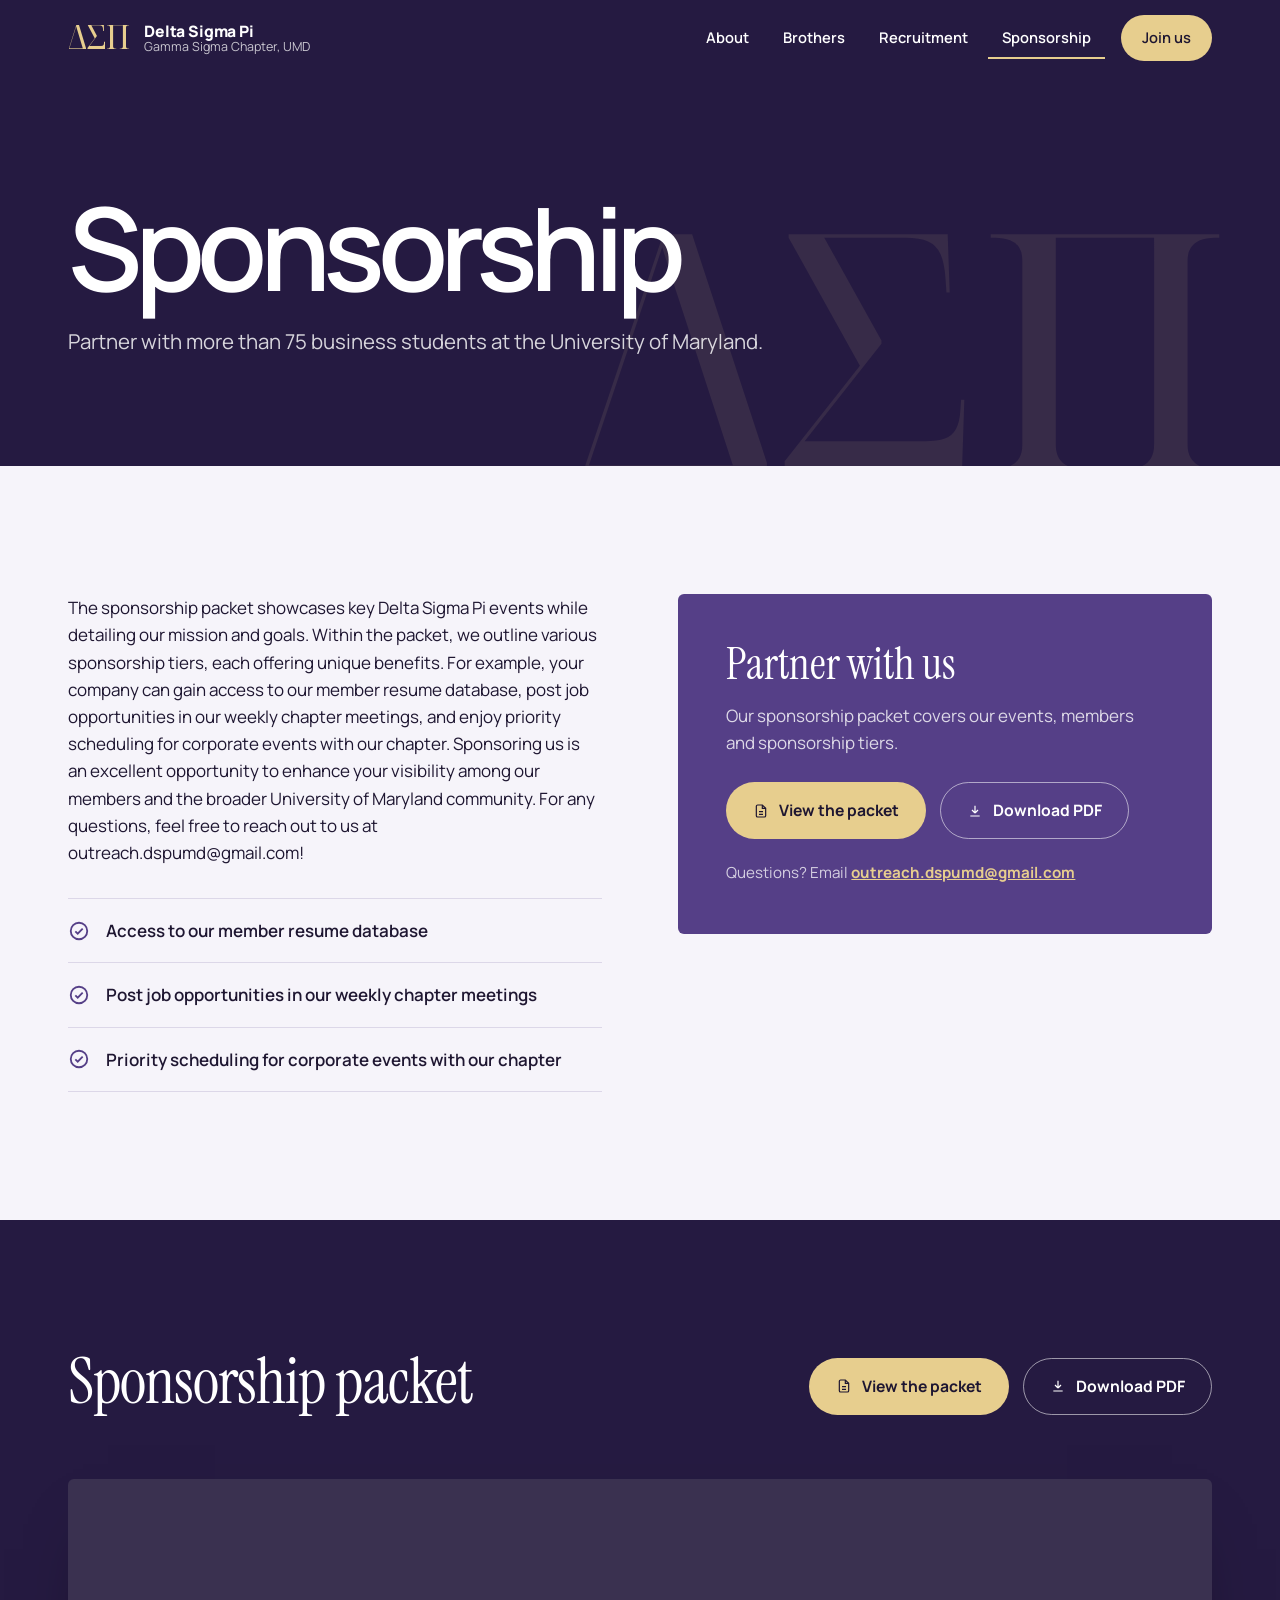
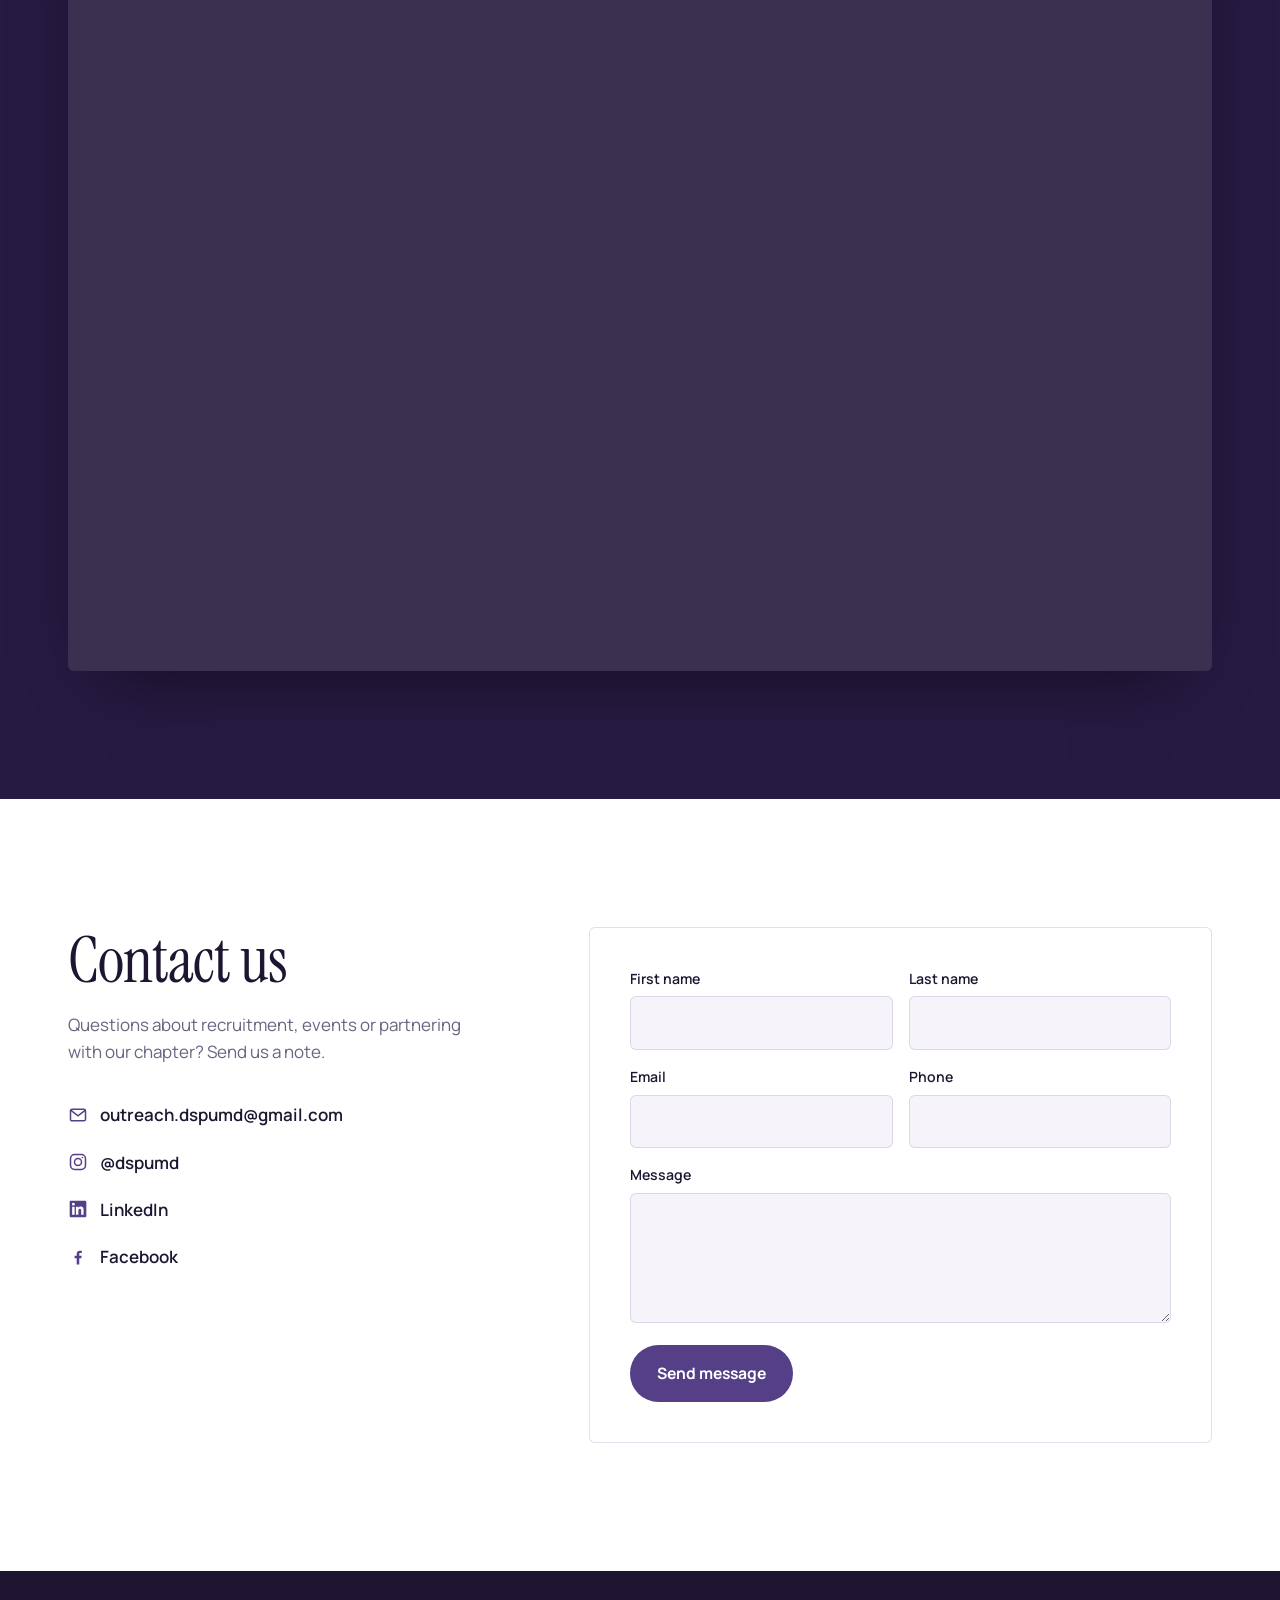
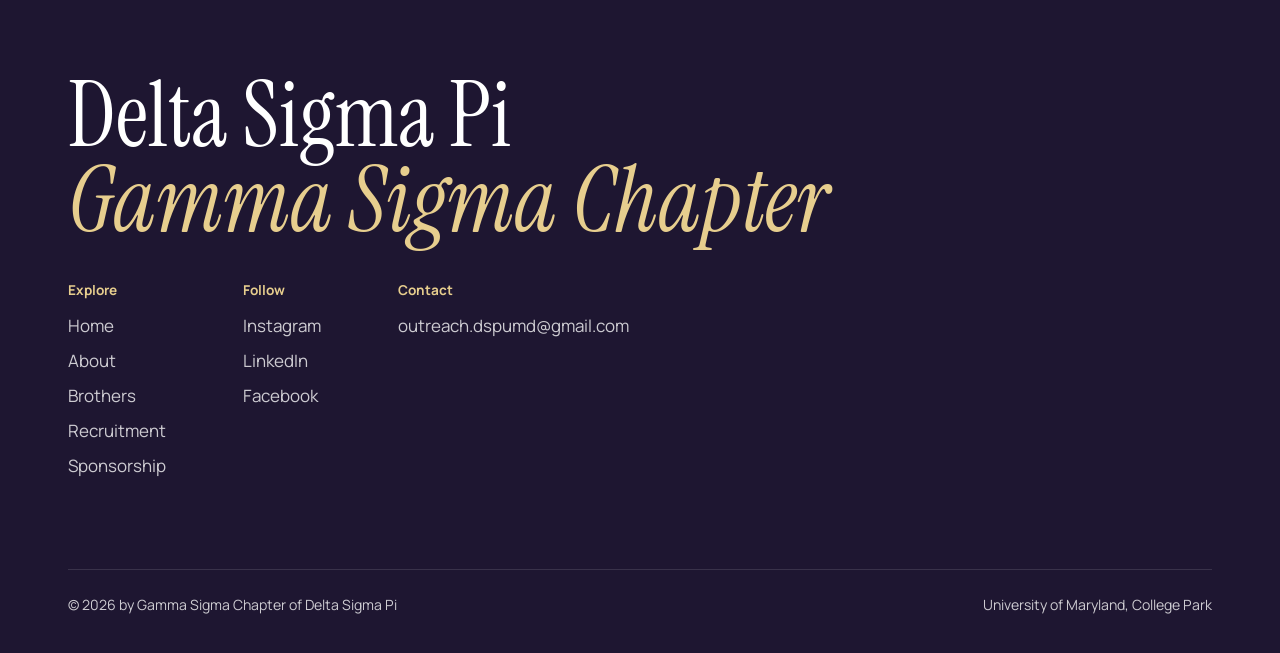
<file: sponsorship.html>
<!DOCTYPE html>
<html lang="en">
<head>
  <meta charset="utf-8">
  <meta name="viewport" content="width=device-width, initial-scale=1">
  <title>Sponsorship | UMD Delta Sigma Pi</title>
  <meta name="description" content="Partner with the Gamma Sigma Chapter of Delta Sigma Pi at the University of Maryland.">
  <meta property="og:title" content="Sponsorship | UMD Delta Sigma Pi">
  <meta property="og:description" content="Partner with the Gamma Sigma Chapter of Delta Sigma Pi at the University of Maryland.">
  <meta name="theme-color" content="#251A41">
  <link rel="icon" href="assets/favicon.svg" type="image/svg+xml">
  <link rel="preload" href="assets/fonts/manrope-latin-wght-normal.woff2" as="font" type="font/woff2" crossorigin>
  <link rel="stylesheet" href="assets/css/style.css">
</head>
<body class="has-hero" data-page="sponsorship">
  <a class="skip-link" href="#main">Skip to content</a>
  <header class="site-header"></header>
  <main id="main"></main>
  <footer class="site-footer"></footer>
  <noscript><p style="padding:120px 24px;text-align:center">This site needs JavaScript turned on.</p></noscript>
  <!-- Page content comes from the /content folder. See EDITING-GUIDE.md -->
  <script src="assets/js/site.js"></script>
</body>
</html>
</file>
<file: assets/css/style.css>
/* ==========================================================================
   Delta Sigma Pi, Gamma Sigma Chapter — site styles
   Colors and fonts live in the :root block below. Change them there once and
   the whole site updates.
   ========================================================================== */

/* ---------- Fonts (self-hosted, SIL Open Font License) ---------- */
@font-face { font-family: "Manrope"; src: url("../fonts/manrope-latin-wght-normal.woff2") format("woff2"); font-weight: 200 800; font-display: swap; }
@font-face { font-family: "Instrument Serif"; src: url("../fonts/instrument-serif-latin-400-normal.woff2") format("woff2"); font-weight: 400; font-style: normal; font-display: swap; }
@font-face { font-family: "Instrument Serif"; src: url("../fonts/instrument-serif-latin-400-italic.woff2") format("woff2"); font-weight: 400; font-style: italic; font-display: swap; }
/* Greek letters (ΔΣΠ) come from Noto Serif Display, since Instrument Serif has no Greek */
@font-face { font-family: "DSP Greek"; src: url("../fonts/noto-serif-display-greek-400-normal.woff2") format("woff2"); font-weight: 400; unicode-range: U+0370-03FF; font-display: swap; }

:root {
  /* Brand colors (kept from the original site) */
  --purple: #553F87;
  --purple-deep: #251A41;
  --purple-ink: #1E1631;
  --gold: #E7CE8E;
  --gold-strong: #D9B865;

  /* Neutrals */
  --paper: #F6F4FA;
  --lilac: #ECE7F5;
  --white: #FFFFFF;
  --muted: #6B6380;
  --line: rgba(85, 63, 135, 0.16);

  /* Type */
  --font-sans: "Manrope", system-ui, -apple-system, "Segoe UI", sans-serif;
  --font-serif: "Instrument Serif", "DSP Greek", Georgia, "Times New Roman", serif;

  /* Layout */
  --wrap: 1240px;
  --gutter: clamp(20px, 4vw, 48px);
  --section: clamp(72px, 10vw, 140px);
  --radius: 6px;
  --ease: cubic-bezier(.2, .7, .2, 1);
}

*, *::before, *::after { box-sizing: border-box; }
/* No rubber-band scrolling past the top or bottom of the page */
html { -webkit-text-size-adjust: 100%; scroll-behavior: smooth; overscroll-behavior-y: none; background: var(--purple-deep); }
body {
  margin: 0;
  font-family: var(--font-sans);
  font-size: 17px;
  line-height: 1.6;
  color: var(--purple-ink);
  background: var(--paper);
  -webkit-font-smoothing: antialiased;
}
img { display: block; max-width: 100%; }
a { color: inherit; }
button { font: inherit; }
:focus-visible { outline: 2px solid var(--gold-strong); outline-offset: 3px; border-radius: 2px; }

.wrap { width: 100%; max-width: var(--wrap); margin: 0 auto; padding: 0 var(--gutter); }
.visually-hidden { position: absolute !important; width: 1px; height: 1px; overflow: hidden; clip: rect(0 0 0 0); white-space: nowrap; }
.skip-link { position: absolute; left: 12px; top: -60px; z-index: 100; background: var(--gold); color: var(--purple-ink); padding: 10px 16px; border-radius: var(--radius); font-weight: 700; text-decoration: none; }
.skip-link:focus { top: 12px; }

/* ---------- Type scale ---------- */
h1, h2, h3, h4 { margin: 0; font-weight: 400; line-height: 1.05; }
/* Big page titles: Manrope 600 with tight tracking, like the pct-illinois.com rush page */
.display { font-family: var(--font-sans); font-weight: 600; letter-spacing: -0.065em; line-height: .98; }
.serif { font-family: var(--font-serif); font-weight: 400; letter-spacing: -0.01em; }
.h-xl { font-size: clamp(3rem, 7vw, 6.25rem); }
.h-lg { font-family: var(--font-serif); font-size: clamp(2.5rem, 5vw, 4.25rem); letter-spacing: -0.015em; }
.h-md { font-family: var(--font-serif); font-size: clamp(1.9rem, 3vw, 2.6rem); }
.lede { font-size: clamp(1.1rem, 1.6vw, 1.3rem); line-height: 1.55; max-width: 60ch; }
.prose p { margin: 0 0 1.1em; max-width: 68ch; }
.prose p:last-child { margin-bottom: 0; }
.kicker { font-size: .95rem; font-weight: 600; color: var(--purple); margin: 0 0 18px; }
.on-dark .kicker { color: var(--gold); }

/* ---------- Buttons ---------- */
.btn {
  display: inline-flex; align-items: center; gap: 10px;
  padding: 15px 26px; border-radius: 999px; border: 1.5px solid transparent;
  font-weight: 700; font-size: .98rem; text-decoration: none; cursor: pointer;
  transition: background .25s var(--ease), color .25s var(--ease), border-color .25s var(--ease), transform .25s var(--ease);
}
.btn:hover { transform: translateY(-2px); }
.btn-gold { background: var(--gold); color: var(--purple-ink); }
.btn-gold:hover { background: #F0DCA6; }
.btn-purple { background: var(--purple); color: var(--white); }
.btn-purple:hover { background: #6650A0; }
.btn-ghost { border-color: rgba(255,255,255,.55); color: var(--white); }
.btn-ghost:hover { background: rgba(255,255,255,.1); border-color: var(--white); }
.btn-outline { border-color: var(--purple); color: var(--purple); }
.btn-outline:hover { background: var(--purple); color: var(--white); }
.btn svg { width: 16px; height: 16px; flex: none; }

/* ---------- Header ---------- */
.site-header {
  position: fixed; inset: 0 0 auto 0; z-index: 50;
  transition: background .3s var(--ease), box-shadow .3s var(--ease), color .3s var(--ease);
  color: var(--white);
}
.site-header.is-solid, body:not(.has-hero) .site-header {
  background: rgba(246, 244, 250, .92);
  -webkit-backdrop-filter: saturate(1.4) blur(14px); backdrop-filter: saturate(1.4) blur(14px);
  box-shadow: 0 1px 0 var(--line);
  color: var(--purple-ink);
}
.header-inner { display: flex; align-items: center; justify-content: space-between; height: 76px; gap: 24px; }
.brand { display: flex; align-items: center; gap: 14px; text-decoration: none; }
.brand-letters { font-family: var(--font-serif); font-size: 2rem; line-height: 1; color: var(--gold); transition: color .3s; }
.site-header.is-solid .brand-letters, body:not(.has-hero) .brand-letters { color: var(--purple); }
.brand-text { display: flex; flex-direction: column; line-height: 1.15; }
.brand-text strong { font-weight: 800; font-size: .98rem; letter-spacing: -0.01em; }
.brand-text span { font-size: .78rem; opacity: .75; }
.main-nav { display: flex; align-items: center; gap: 6px; }
.main-nav a { text-decoration: none; font-weight: 600; font-size: .92rem; padding: 9px 14px; border-radius: 999px; transition: background .2s; }
.main-nav a:not(.btn):hover { background: rgba(127, 110, 170, .14); }
.main-nav a[aria-current="page"]:not(.btn) { box-shadow: inset 0 -2px 0 var(--gold); border-radius: 0; }
.main-nav .btn { margin-left: 10px; padding: 10px 20px; }
.nav-toggle { display: none; background: none; border: 0; color: inherit; padding: 8px; cursor: pointer; }
.nav-toggle svg { width: 28px; height: 28px; }

@media (max-width: 900px) {
  .nav-toggle { display: block; }
  .main-nav {
    position: fixed; inset: 76px 0 auto 0; flex-direction: column; align-items: stretch; gap: 0;
    background: var(--purple-deep); color: var(--white); padding: 12px var(--gutter) 28px;
    transform: translateY(-8px); opacity: 0; visibility: hidden; transition: all .25s var(--ease);
  }
  .main-nav.is-open { transform: none; opacity: 1; visibility: visible; }
  .main-nav a { padding: 16px 4px; font-size: 1.15rem; border-radius: 0; border-bottom: 1px solid rgba(255,255,255,.1); }
  .main-nav a[aria-current="page"]:not(.btn) { box-shadow: none; color: var(--gold); }
  .main-nav .btn { margin: 20px 0 0; justify-content: center; border-bottom: 0; border-radius: 999px; }
}

/* ---------- Home hero ---------- */
.hero {
  position: relative; min-height: 100svh; display: flex; align-items: flex-end;
  color: var(--white); background: var(--purple-deep); overflow: hidden;
}
.hero-media { position: absolute; inset: 0; }
/* Zoomed in slightly and nudged right so the group and the stairs sit in the middle */
.hero-media img { width: 100%; height: 100%; object-fit: cover; object-position: 46% 40%; transform: scale(1.08) translateX(3.5%); }
.hero-media::after {
  content: ""; position: absolute; inset: 0;
  background:
    linear-gradient(180deg, rgba(37,26,65,.55) 0%, rgba(37,26,65,.1) 30%, rgba(37,26,65,.55) 62%, rgba(30,22,49,.96) 100%),
    linear-gradient(90deg, rgba(37,26,65,.65) 0%, rgba(37,26,65,0) 65%);
}
.hero-content { position: relative; padding-top: 140px; padding-bottom: clamp(48px, 8vh, 96px); width: 100%; }
.hero-letters {
  font-family: var(--font-serif); color: var(--gold);
  font-size: clamp(7rem, 22vw, 19rem); line-height: .78; letter-spacing: -0.02em;
  margin: 0 0 clamp(20px, 3vw, 36px) -0.04em; display: flex;
}
.hero-letters span { display: inline-block; }
.hero h1 { font-size: clamp(2.8rem, 6.6vw, 5.8rem); }
.hero-tagline { font-family: var(--font-serif); font-style: italic; font-size: clamp(1.5rem, 2.6vw, 2.2rem); color: var(--gold); margin: 14px 0 0; line-height: 1.15; }
.hero-sub { margin: 18px 0 0; max-width: none; color: rgba(255,255,255,.82); }
.hero-actions { display: flex; flex-wrap: wrap; gap: 14px; margin-top: 34px; }

/* The one orchestrated moment: the letters rise in on load */
@media (prefers-reduced-motion: no-preference) {
  .hero-letters span { animation: rise 1.1s var(--ease) both; }
  .hero-letters span:nth-child(2) { animation-delay: .12s; }
  .hero-letters span:nth-child(3) { animation-delay: .24s; }
  .hero-copy { animation: fade 1s .55s var(--ease) both; }
  @keyframes rise { from { transform: translateY(40%); opacity: 0; } to { transform: none; opacity: 1; } }
  @keyframes fade { from { opacity: 0; transform: translateY(12px); } to { opacity: 1; transform: none; } }
}

/* ---------- Page header (inner pages) ---------- */
.page-head { position: relative; background: var(--purple-deep); color: var(--white); overflow: hidden; }
.page-head-media { position: absolute; inset: 0; }
.page-head-media img { width: 100%; height: 100%; object-fit: cover; opacity: .38; }
.page-head-media::after { content: ""; position: absolute; inset: 0; background: linear-gradient(180deg, rgba(37,26,65,.4), rgba(37,26,65,.95)); }
.page-head-inner { position: relative; padding-top: calc(76px + clamp(56px, 9vw, 120px)); padding-bottom: clamp(48px, 7vw, 88px); }
.page-head h1 { font-size: clamp(3.2rem, 9vw, 7.5rem); }
.page-head .lede { color: rgba(255,255,255,.82); margin-top: 22px; }
.page-head-letters { position: absolute; right: var(--gutter); bottom: -0.18em; font-family: var(--font-serif); font-size: clamp(10rem, 26vw, 24rem); line-height: 1; color: rgba(231, 206, 142, .09); pointer-events: none; user-select: none; }

/* ---------- Sections ---------- */
.section { padding: var(--section) 0; }
.section-tight { padding: calc(var(--section) * .6) 0; }
.on-dark { background: var(--purple-deep); color: var(--white); }
.on-purple { background: var(--purple); color: var(--white); }
.on-lilac { background: var(--lilac); }
.on-white { background: var(--white); }
.section-head { display: flex; justify-content: space-between; align-items: flex-end; gap: 32px; margin-bottom: clamp(36px, 5vw, 64px); flex-wrap: wrap; }
.section-head p { margin: 0; max-width: 48ch; color: var(--muted); }
.on-dark .section-head p { color: rgba(255,255,255,.72); }

/* ---------- Intro + stats ---------- */
.intro { display: flex; justify-content: space-between; align-items: center; gap: 48px; }
.intro-crest { width: clamp(150px, 18vw, 240px); flex: none; opacity: .92; }
@media (max-width: 760px) { .intro { flex-direction: column-reverse; align-items: flex-start; gap: 28px; } .intro-crest { width: 110px; } }
.intro-statement { font-family: var(--font-serif); font-size: clamp(2rem, 4.2vw, 3.6rem); line-height: 1.08; letter-spacing: -0.015em; max-width: 22ch; margin: 0; }
.stats { display: grid; grid-template-columns: repeat(4, 1fr); margin-top: clamp(48px, 7vw, 88px); border-top: 1px solid var(--line); }
.stat { padding: 26px 24px 0 0; }
.stat + .stat { padding-left: 24px; border-left: 1px solid var(--line); }
.stat strong { display: block; font-weight: 800; font-size: clamp(2rem, 3.6vw, 3rem); letter-spacing: -0.04em; color: var(--purple); line-height: 1; }
.stat span { display: block; margin-top: 10px; color: var(--muted); font-size: .95rem; line-height: 1.4; }
@media (max-width: 760px) {
  .stats { grid-template-columns: 1fr 1fr; }
  .stat:nth-child(3) { padding-left: 0; border-left: 0; }
  .stat:nth-child(n+3) { border-top: 1px solid var(--line); margin-top: 26px; }
}

/* ---------- Pillars (expanding photo panels) ---------- */
.pillars { display: flex; gap: 12px; height: clamp(440px, 62vh, 620px); }
.pillar {
  position: relative; flex: 1; min-width: 0; border-radius: var(--radius); overflow: hidden;
  color: var(--white); transition: flex .6s var(--ease); background: var(--purple-deep);
}
.pillar img { position: absolute; inset: 0; width: 100%; height: 100%; object-fit: cover; transition: transform .8s var(--ease); }
.pillar::after { content: ""; position: absolute; inset: 0; background: linear-gradient(180deg, rgba(37,26,65,0) 35%, rgba(37,26,65,.92) 100%); }
.pillar-body { position: absolute; left: 0; right: 0; bottom: 0; padding: 24px 22px; z-index: 1; }
.pillar h3 { font-family: var(--font-serif); font-size: clamp(1.8rem, 2.2vw, 2.25rem); white-space: nowrap; }
.pillar p { margin: 10px 0 0; max-width: 40ch; font-size: .98rem; color: rgba(255,255,255,.86); opacity: 0; max-height: 0; transition: opacity .4s var(--ease), max-height .5s var(--ease); }
@media (hover: hover) and (min-width: 1180px) {
  .pillars:hover .pillar { flex: .9; }
  .pillars .pillar:hover, .pillars .pillar:focus-within { flex: 1.5; }
  .pillar:hover img { transform: scale(1.04); }
  .pillar:hover p, .pillar:focus-within p { opacity: 1; max-height: 220px; }
}
/* Smaller screens and touch: a grid with every description showing */
@media (max-width: 1179px), (hover: none) {
  .pillars { display: grid; grid-template-columns: 1fr 1fr; height: auto; }
  .pillar { min-height: 340px; }
  .pillar p { opacity: 1; max-height: none; }
}
@media (max-width: 640px) {
  .pillars { grid-template-columns: 1fr; }
  .pillar { min-height: 280px; }
}

/* ---------- President letter ---------- */
.letter { display: grid; grid-template-columns: minmax(260px, 5fr) 7fr; gap: clamp(36px, 6vw, 96px); align-items: start; }
.letter-photo { position: sticky; top: 110px; }
.letter-photo img { width: 100%; aspect-ratio: 4 / 5; object-fit: cover; object-position: center 18%; border-radius: var(--radius); }
.letter-photo figcaption { margin-top: 16px; font-size: .95rem; color: rgba(255,255,255,.7); }
.letter-photo figcaption strong { display: block; color: var(--white); font-size: 1.05rem; }
.letter-body .prose p { font-size: 1.08rem; color: rgba(255,255,255,.86); }
.letter-body .prose p:first-child { font-family: var(--font-serif); font-size: clamp(1.55rem, 2.3vw, 2rem); line-height: 1.3; color: var(--white); }
.signature { margin-top: 36px; }
.signature span { display: block; color: rgba(255,255,255,.7); }
.signature strong { display: block; font-family: var(--font-serif); font-style: italic; font-weight: 400; font-size: 2.4rem; color: var(--gold); line-height: 1.2; margin-top: 4px; }
@media (max-width: 860px) {
  .letter { grid-template-columns: 1fr; }
  .letter-photo { position: static; max-width: 380px; }
}

/* ---------- Gallery (sideways-scrolling photo strip) ---------- */
.gallery-title { font-size: clamp(3rem, 8vw, 7rem); text-align: center; margin-bottom: clamp(32px, 4vw, 56px); }
.marquee { overflow-x: auto; overflow-y: hidden; scrollbar-width: none; cursor: grab; outline-offset: -3px; }
.marquee::-webkit-scrollbar { display: none; }
.marquee.is-dragging { cursor: grabbing; }
.marquee-track { display: flex; width: max-content; padding: 18px 0 22px; }
/* Collage: three rows of mixed-size tiles, each slightly tilted */
.collage {
  --row: clamp(120px, 13.5vw, 205px); --col: calc(var(--row) * 1.5);
  display: grid; grid-auto-flow: column dense; grid-template-rows: repeat(3, var(--row));
  grid-auto-columns: var(--col); gap: 12px; padding-right: 12px;
}
.collage figure {
  margin: 0; overflow: hidden; border-radius: 8px; background: var(--lilac);
  border: 4px solid var(--white); box-shadow: 0 6px 18px -8px rgba(30,22,49,.35);
  transform: rotate(var(--tilt, 0deg)); transition: transform .35s var(--ease), box-shadow .35s var(--ease);
}
.collage figure:hover { transform: rotate(0deg) scale(1.04); box-shadow: 0 14px 30px -12px rgba(30,22,49,.5); position: relative; z-index: 2; }
.collage img { width: 100%; height: 100%; object-fit: cover; display: block; user-select: none; -webkit-user-drag: none; pointer-events: none; }
.collage .t-big { grid-row: span 2; grid-column: span 2; }

/* ---------- Sponsors ---------- */
.sponsors { display: grid; grid-template-columns: repeat(auto-fit, minmax(180px, 1fr)); gap: 12px; }
.sponsor { display: flex; align-items: center; justify-content: center; background: var(--white); border: 1px solid var(--line); border-radius: var(--radius); height: 130px; padding: 26px 34px; text-decoration: none; }
.sponsor img { max-height: 58px; max-width: 100%; object-fit: contain; filter: grayscale(1); opacity: .8; transition: filter .3s, opacity .3s; }
.sponsor:hover img { filter: none; opacity: 1; }

/* ---------- Contact ---------- */
.contact { display: grid; grid-template-columns: 5fr 7fr; gap: clamp(36px, 6vw, 96px); }
.contact-info p { color: var(--muted); max-width: 40ch; }
.contact-links { list-style: none; padding: 0; margin: 28px 0 0; display: grid; gap: 4px; }
.contact-links a { display: inline-flex; align-items: center; gap: 12px; text-decoration: none; font-weight: 600; padding: 8px 0; }
.contact-links a:hover { color: var(--purple); }
.contact-links svg { width: 20px; height: 20px; color: var(--purple); }
.form-placeholder { background: var(--white); border: 1px solid var(--line); border-radius: var(--radius); padding: clamp(24px, 4vw, 40px); }
.form-grid { display: grid; grid-template-columns: 1fr 1fr; gap: 16px; }
.field { display: flex; flex-direction: column; gap: 6px; }
.field.full { grid-column: 1 / -1; }
.field label { font-size: .88rem; font-weight: 600; }
.field input, .field textarea {
  font: inherit; font-size: 1rem; color: var(--purple-ink); background: var(--paper);
  border: 1px solid var(--line); border-radius: var(--radius); padding: 13px 14px; width: 100%;
}
.field textarea { min-height: 130px; resize: vertical; }
.field input:focus, .field textarea:focus { outline: 2px solid var(--purple); outline-offset: 0; border-color: transparent; }
.form-actions { display: flex; align-items: center; gap: 18px; margin-top: 22px; flex-wrap: wrap; }
.form-actions button:disabled { opacity: .6; cursor: progress; transform: none; }
.form-note { margin: 0; font-size: .92rem; color: var(--muted); }
.form-note[data-state="shown"] { color: var(--purple); font-weight: 600; }
@media (max-width: 860px) { .contact { grid-template-columns: 1fr; } }
@media (max-width: 520px) { .form-grid { grid-template-columns: 1fr; } }

/* ---------- Footer ---------- */
.site-footer { background: var(--purple-ink); color: rgba(255,255,255,.78); padding: clamp(64px, 8vw, 110px) 0 36px; }
.footer-top { display: flex; justify-content: space-between; gap: 40px; flex-wrap: wrap; align-items: flex-end; }
.footer-motto { font-family: var(--font-serif); font-size: clamp(2.8rem, 7vw, 6rem); line-height: .95; color: var(--white); margin: 0; }
.footer-motto em { color: var(--gold); }
.footer-cols { display: flex; gap: clamp(40px, 6vw, 88px); flex-wrap: wrap; }
.footer-cols h2 { font-family: var(--font-sans); font-size: .85rem; font-weight: 700; color: var(--gold); margin-bottom: 14px; }
.footer-cols ul { list-style: none; padding: 0; margin: 0; display: grid; gap: 8px; }
.footer-cols a { text-decoration: none; }
.footer-cols a:hover { color: var(--white); text-decoration: underline; text-underline-offset: 4px; }
.footer-bottom { display: flex; justify-content: space-between; gap: 20px; flex-wrap: wrap; margin-top: clamp(56px, 7vw, 96px); padding-top: 24px; border-top: 1px solid rgba(255,255,255,.12); font-size: .88rem; }

/* ---------- Brothers ---------- */
.filter-bar { position: sticky; top: 76px; z-index: 20; background: rgba(246, 244, 250, .94); -webkit-backdrop-filter: blur(12px); backdrop-filter: blur(12px); border-bottom: 1px solid var(--line); }
.filters { display: flex; gap: 8px; overflow-x: auto; padding: 14px 0; scrollbar-width: none; }
/* Centered, but still scrolls sideways cleanly on small screens */
.filters .chip:first-child { margin-left: auto; }
.filters .chip:last-child { margin-right: auto; }
.filters::-webkit-scrollbar { display: none; }
.chip {
  flex: none; border: 1.5px solid var(--line); background: transparent; color: var(--purple-ink);
  padding: 9px 18px; border-radius: 999px; font-weight: 600; font-size: .92rem; cursor: pointer;
  transition: background .2s, color .2s, border-color .2s;
}
.chip:hover { border-color: var(--purple); }
.chip[aria-pressed="true"] { background: var(--purple); border-color: var(--purple); color: var(--white); }
.group { padding: clamp(48px, 6vw, 80px) 0 0; }
.roster-wrap { max-width: 1520px; padding-bottom: var(--section); }
.group[hidden] { display: none; }
.group-head { display: flex; align-items: baseline; justify-content: space-between; gap: 16px; margin-bottom: 28px; padding-bottom: 16px; border-bottom: 1px solid var(--line); }
.group-head span { color: var(--muted); font-size: .95rem; }
.roster { display: grid; grid-template-columns: repeat(4, 1fr); gap: clamp(28px, 3.4vw, 52px) clamp(18px, 2.8vw, 44px); }
@media (max-width: 1060px) { .roster { grid-template-columns: repeat(3, 1fr); } }
@media (max-width: 680px) { .roster { grid-template-columns: repeat(2, 1fr); } }

.member { display: block; text-decoration: none; color: inherit; }
.member-photo { position: relative; aspect-ratio: 4 / 5; border-radius: var(--radius); overflow: hidden; background: var(--lilac); }
.member-photo img { width: 100%; height: 100%; object-fit: cover; object-position: center 22%; transition: transform .6s var(--ease), filter .6s var(--ease); }
.member-photo::after {
  content: ""; position: absolute; inset: 0;
  background: linear-gradient(180deg, rgba(85,63,135,0) 55%, rgba(37,26,65,.45) 100%);
  opacity: 0; transition: opacity .4s var(--ease);
}
/* LinkedIn badge: sits in the corner, fades in on hover */
.member-badge {
  position: absolute; right: 12px; bottom: 12px; z-index: 1;
  width: 34px; height: 34px; border-radius: 50%; display: grid; place-items: center;
  background: var(--white); color: #0A66C2; box-shadow: 0 2px 10px rgba(30,22,49,.18);
  opacity: 0; transform: translateY(4px); transition: opacity .35s var(--ease), transform .35s var(--ease);
}
.member-badge svg { width: 17px; height: 17px; }
.member-name { margin: 14px 0 0; font-weight: 700; font-size: 1.05rem; letter-spacing: -0.01em; line-height: 1.25; }
.member-role { margin: 3px 0 0; font-size: .9rem; line-height: 1.35; color: var(--purple); font-weight: 600; }
.member-role.is-brother { color: var(--muted); font-weight: 500; }

a.member:hover .member-photo img, a.member:focus-visible .member-photo img { transform: scale(1.04); }
a.member:hover .member-photo::after, a.member:focus-visible .member-photo::after { opacity: 1; }
a.member:hover .member-badge, a.member:focus-visible .member-badge { opacity: 1; transform: none; }
a.member:hover .member-name { text-decoration: underline; text-decoration-color: var(--gold-strong); text-decoration-thickness: 2px; text-underline-offset: 4px; }
a.member:focus-visible { outline: none; }
a.member:focus-visible .member-photo { outline: 3px solid var(--gold-strong); outline-offset: 3px; }

/* Touch screens can't hover, so show a LinkedIn badge on every card instead */
@media (hover: none), (pointer: coarse) {
  a.member .member-badge { opacity: 1; transform: none; }
}

/* ---------- About ---------- */
.split { display: grid; grid-template-columns: 1fr 1fr; gap: clamp(36px, 6vw, 96px); align-items: start; }
.split-crest { display: flex; gap: 28px; align-items: flex-start; }
.split-crest img { width: 120px; flex: none; }
.purpose { font-family: var(--font-serif); font-size: clamp(1.6rem, 2.8vw, 2.35rem); line-height: 1.3; max-width: 34ch; margin: 0; }
.history-photo { margin: clamp(40px, 5vw, 64px) 0 0; }
.history-photo img { width: 100%; aspect-ratio: 16 / 9; object-fit: cover; object-position: center 50%; border-radius: var(--radius); }
.timeline { list-style: none; padding: 0; margin: 40px 0 0; display: grid; grid-template-columns: repeat(3, 1fr); border-top: 1px solid var(--line); }
.timeline li { padding: 22px 20px 0 0; }
.timeline li + li { padding-left: 20px; border-left: 1px solid var(--line); }
.timeline strong { display: block; font-weight: 800; font-size: 1.9rem; letter-spacing: -0.03em; color: var(--purple); line-height: 1; }
.timeline span { display: block; margin-top: 8px; color: var(--muted); font-size: .95rem; line-height: 1.4; }
.values { display: grid; gap: clamp(56px, 8vw, 110px); }
.value { display: grid; grid-template-columns: 1fr 1fr; gap: clamp(32px, 6vw, 88px); align-items: center; }
.value:nth-child(even) .value-media { order: 2; }
.value-media img { width: 100%; aspect-ratio: 3 / 2; object-fit: cover; border-radius: var(--radius); }
.value h3 { font-family: var(--font-serif); font-size: clamp(2.2rem, 4vw, 3.4rem); margin-bottom: 18px; }
@media (max-width: 860px) {
  .split, .value { grid-template-columns: 1fr; }
  .value:nth-child(even) .value-media { order: 0; }
  .timeline { grid-template-columns: 1fr; }
  .timeline li + li { padding-left: 0; border-left: 0; border-top: 1px solid var(--line); margin-top: 22px; }
}
@media (max-width: 520px) { .split-crest { flex-direction: column; } .split-crest img { width: 96px; } }

/* ---------- Recruitment ---------- */
.rush-layout { display: grid; grid-template-columns: 7fr 4fr; gap: clamp(36px, 5vw, 72px); align-items: start; }
.rush-flyer { position: sticky; top: 110px; }
.rush-flyer img { width: 100%; border-radius: var(--radius); box-shadow: 0 30px 60px -30px rgba(37,26,65,.5); }
.notice { display: flex; gap: 14px; align-items: flex-start; background: var(--lilac); border-radius: var(--radius); padding: 18px 20px; margin-bottom: 32px; font-weight: 600; }
.notice svg { width: 22px; height: 22px; flex: none; color: var(--purple); margin-top: 2px; }
.events { list-style: none; margin: 0; padding: 0; border-top: 1px solid var(--line); }
.event { display: grid; grid-template-columns: 92px 1fr auto; gap: 24px; align-items: center; padding: 22px 0; border-bottom: 1px solid var(--line); }
.event-date { line-height: 1; }
.event-date .m { display: block; font-size: .85rem; font-weight: 700; color: var(--purple); }
.event-date .d { display: block; font-weight: 800; font-size: 2.6rem; letter-spacing: -0.04em; margin-top: 4px; }
.event-date .w { display: block; font-size: .85rem; color: var(--muted); margin-top: 4px; }
.event h3 { font-family: var(--font-serif); font-size: clamp(1.5rem, 2.3vw, 1.95rem); line-height: 1.1; }
.event-meta { display: flex; flex-wrap: wrap; gap: 4px 18px; margin: 6px 0 0; color: var(--muted); font-size: .95rem; }
.tag { font-size: .8rem; font-weight: 700; padding: 6px 12px; border-radius: 999px; background: var(--purple-deep); color: var(--gold); white-space: nowrap; }
.tag.open { background: transparent; color: var(--purple); border: 1.5px solid var(--line); }
.event.is-invite .event-date .d { color: var(--muted); }
@media (max-width: 960px) { .rush-layout { grid-template-columns: 1fr; } .rush-flyer { position: static; max-width: 420px; } }
@media (max-width: 560px) { .event { grid-template-columns: 70px 1fr; } .event .tag { grid-column: 2; justify-self: start; } .event-date .d { font-size: 2.1rem; } }

.video-slot { position: relative; aspect-ratio: 16 / 9; border-radius: var(--radius); overflow: hidden; background: radial-gradient(120% 120% at 20% 10%, #3A2A63 0%, var(--purple-deep) 60%); display: grid; place-items: center; text-align: center; color: var(--white); }
.video-slot iframe { position: absolute; inset: 0; width: 100%; height: 100%; border: 0; }
.video-slot .soon { font-family: var(--font-serif); font-style: italic; font-size: clamp(2rem, 4vw, 3.4rem); color: var(--gold); }
.video-slot .play { width: 72px; height: 72px; border-radius: 50%; border: 1.5px solid rgba(231,206,142,.5); display: grid; place-items: center; margin: 0 auto 18px; }
.video-slot .play svg { width: 22px; height: 22px; color: var(--gold); margin-left: 4px; }

.eligibility { list-style: none; padding: 0; margin: 0; display: grid; grid-template-columns: repeat(3, 1fr); gap: 12px; }
.eligibility li { background: var(--white); border: 1px solid var(--line); border-radius: var(--radius); padding: 28px; display: flex; flex-direction: column; gap: 18px; }
.eligibility svg { width: 28px; height: 28px; color: var(--purple); }
.eligibility p { margin: 0; }
@media (max-width: 860px) { .eligibility { grid-template-columns: 1fr; } }

.flyers { columns: 4 220px; column-gap: 12px; }
.flyers figure { margin: 0 0 12px; break-inside: avoid; border-radius: var(--radius); overflow: hidden; background: var(--lilac); }
.flyers img { width: 100%; height: auto; }

/* ---------- Sponsorship ---------- */
.benefits { list-style: none; padding: 0; margin: 32px 0 0; display: grid; gap: 0; border-top: 1px solid var(--line); }
.benefits li { display: flex; gap: 16px; align-items: center; padding: 18px 0; border-bottom: 1px solid var(--line); font-weight: 600; }
.benefits svg { width: 22px; height: 22px; color: var(--purple); flex: none; }
.cta-panel { background: var(--purple); color: var(--white); border-radius: var(--radius); padding: clamp(28px, 4vw, 48px); }
.cta-panel h2 { font-family: var(--font-serif); font-size: clamp(2rem, 3.4vw, 2.8rem); margin-bottom: 14px; }
.cta-panel p { color: rgba(255,255,255,.8); margin: 0 0 26px; }
.cta-panel .cta-contact { margin: 22px 0 0; font-size: .95rem; color: rgba(255,255,255,.75); }
.cta-panel .cta-contact a { color: var(--gold); font-weight: 700; word-break: break-all; }

.packet-viewer { border-radius: var(--radius); overflow: hidden; background: #3A3150; box-shadow: 0 30px 70px -40px rgba(0,0,0,.7); }
.packet-viewer iframe { display: block; width: 100%; height: min(88vh, 1100px); border: 0; }
.packet-cover { display: none; position: relative; max-width: 420px; text-decoration: none; color: var(--white); }
.packet-cover img { width: 100%; border-radius: var(--radius); }
.packet-cover span { display: block; margin-top: 12px; font-weight: 600; color: var(--gold); }
/* Phones can't show PDFs inline well, so show the cover and open the PDF on tap */
@media (max-width: 760px) {
  .packet-viewer { display: none; }
  .packet-cover { display: block; }
}

/* ---------- Loading / errors ---------- */
.load-error { max-width: 640px; margin: 160px auto; padding: 32px; background: var(--white); border: 1px solid var(--line); border-radius: var(--radius); }
.load-error h1 { font-family: var(--font-serif); font-size: 2.2rem; margin-bottom: 12px; }
.load-error code { background: var(--lilac); padding: 2px 6px; border-radius: 4px; }

@media (prefers-reduced-motion: reduce) {
  *, *::before, *::after { animation: none !important; transition: none !important; scroll-behavior: auto !important; }
}
</file>
